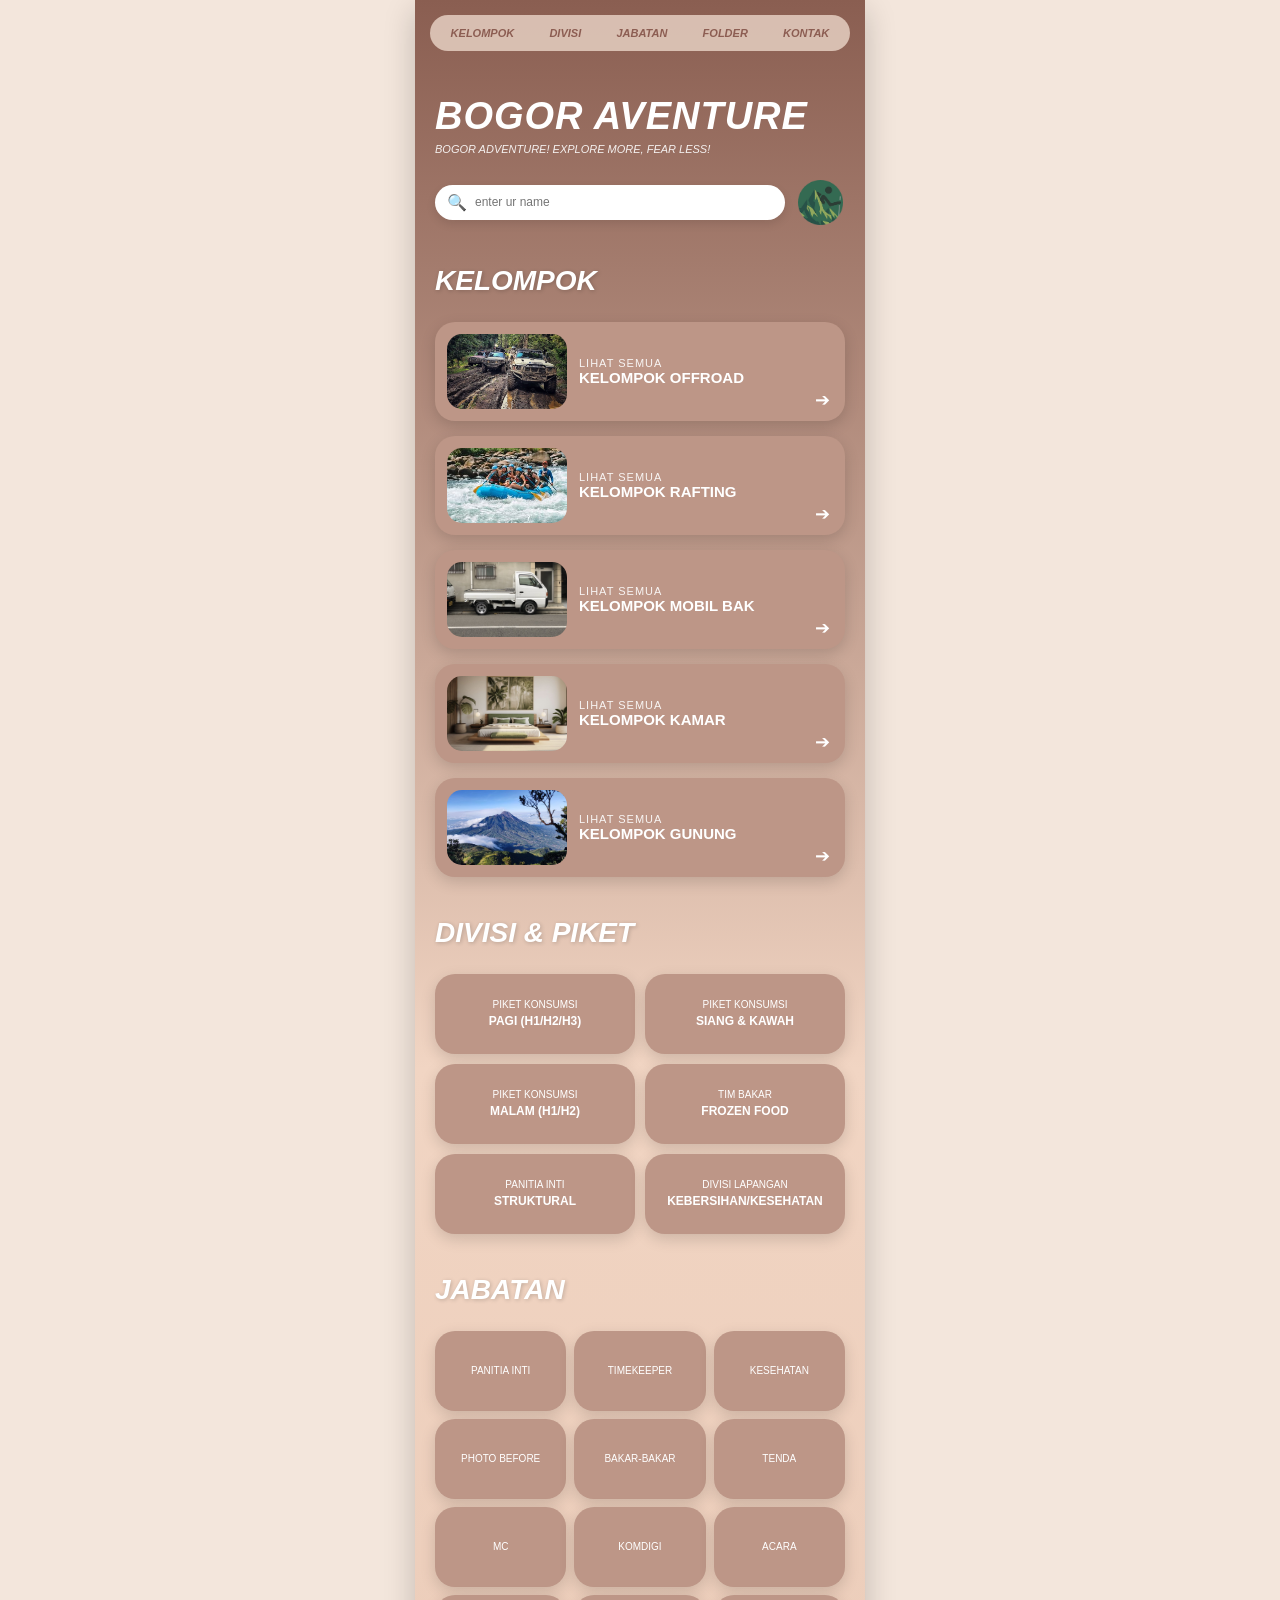
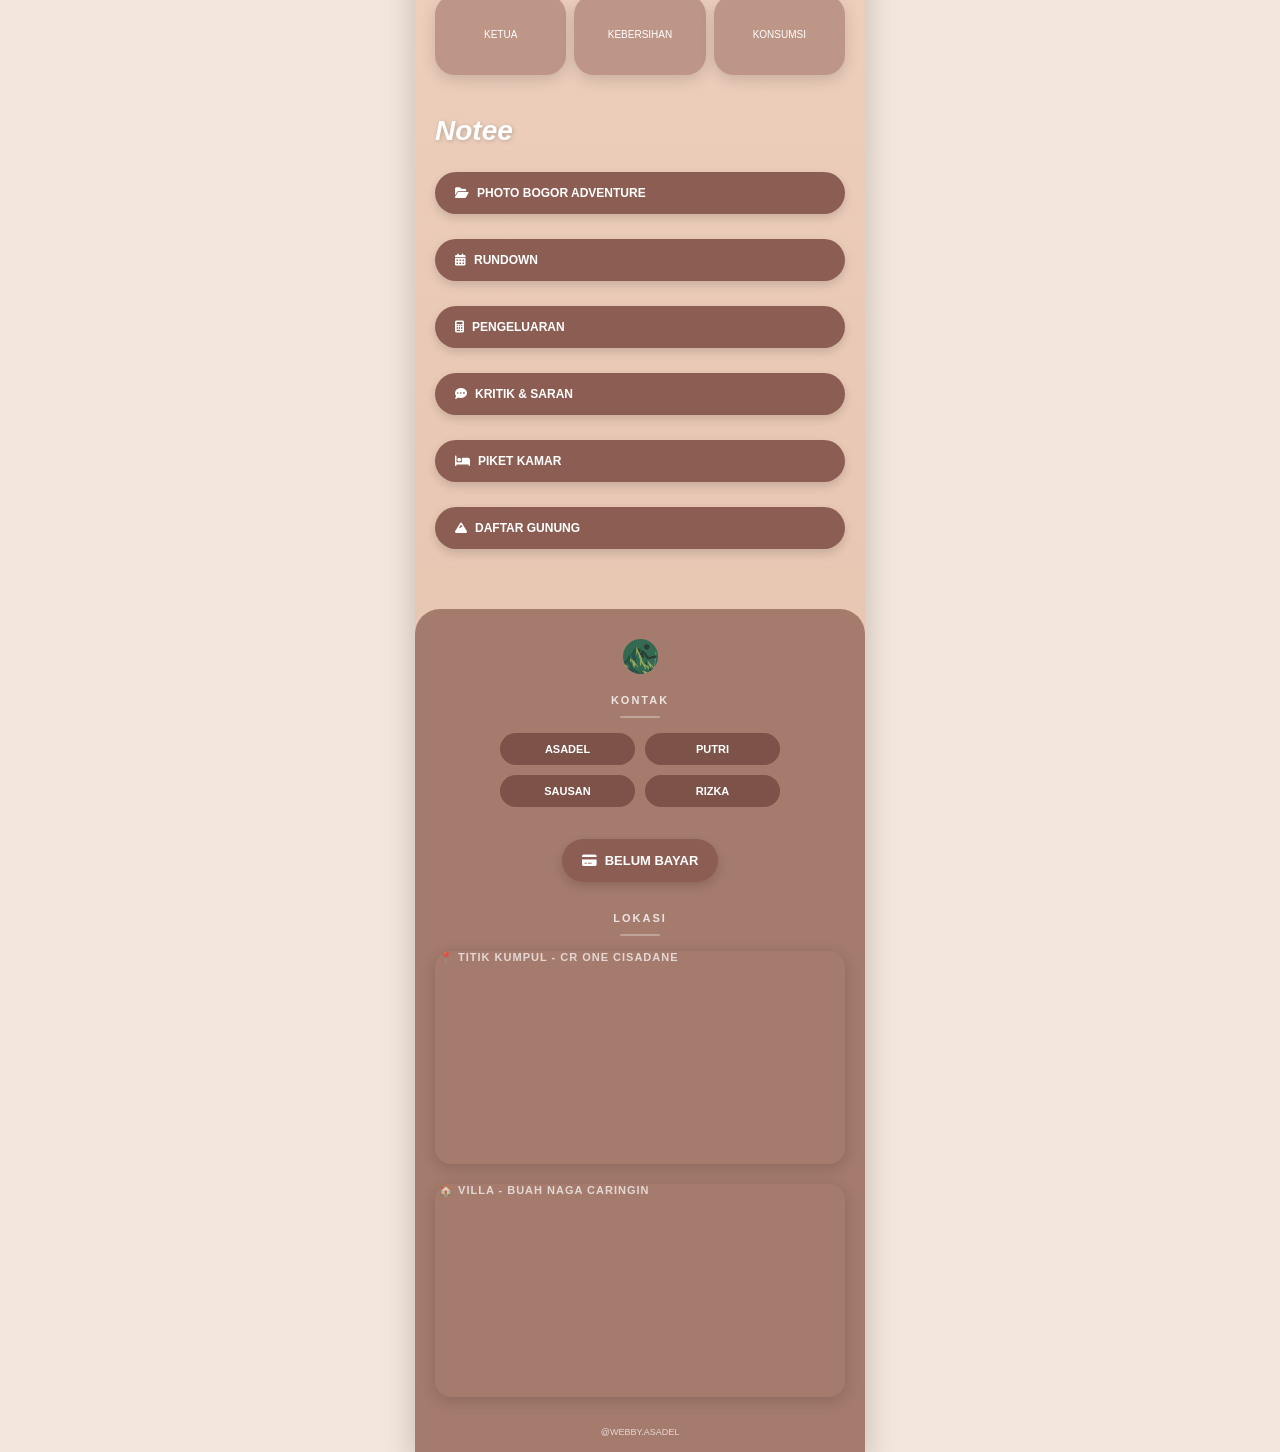
<file: index.html>
<!DOCTYPE html>
<html lang="id">
<head>
    <meta charset="UTF-8">
    <meta name="viewport" content="width=device-width, initial-scale=1.0">
    <title>Bogor Adventure</title>

    <link rel="stylesheet" href="style.css">
    <link rel="stylesheet" href="https://cdnjs.cloudflare.com/ajax/libs/font-awesome/6.5.1/css/all.min.css">

    <link rel="icon" type="image/png" href="images/logo.png">
</head>
<body>

    <div class="app-container">
        <nav class="top-nav">
            <a href="#kelompok-section">KELOMPOK</a>
            <a href="#divisi-section">DIVISI</a>
            <a href="#jabatan-section">JABATAN</a>
            <a href="#folder-section">FOLDER</a>
            <a href="#kontak-section">KONTAK</a>
        </nav>

        <header class="main-header">
            <h1 class="main-title">BOGOR AVENTURE</h1>
            <p class="subtitle">BOGOR ADVENTURE! EXPLORE MORE, FEAR LESS!</p>
            
            <div class="search-profile-row">
                <div class="search-box">
                    <span class="search-icon">🔍</span>
                    <input type="text" id="searchInput" placeholder="enter ur name">
                </div>
                <div class="logo-circle">
                    <img src="Images/logo.png" alt="Bogor Adventure">
                </div>
            </div>
        </header>

        <main class="content-wrapper">
            
            <section id="kelompok-section" class="section-container">
                <h2 class="section-title-large">KELOMPOK</h2>
                
                <div class="card-wide clickable-card" data-type="offroad">
                    <img src="Images/offroad.jpg" alt="Offroad">
                    <div class="card-text">
                        <h3>LIHAT SEMUA</h3>
                        <h2>KELOMPOK OFFROAD</h2>
                    </div>
                    <span class="arrow-btn">➔</span>
                </div>

                <div class="card-wide clickable-card" data-type="rafting">
                    <img src="Images/rafting.jpg" alt="Rafting">
                    <div class="card-text">
                        <h3>LIHAT SEMUA</h3>
                        <h2>KELOMPOK RAFTING</h2>
                    </div>
                    <span class="arrow-btn">➔</span>
                </div>

                <div class="card-wide clickable-card" data-type="mback">
                    <img src="Images/Mback.jpg" alt="Mobil Bak">
                    <div class="card-text">
                        <h3>LIHAT SEMUA</h3>
                        <h2>KELOMPOK MOBIL BAK</h2>
                    </div>
                    <span class="arrow-btn">➔</span>
                </div>

                <div class="card-wide clickable-card" data-type="kamar">
                    <img src="Images/kamar.jpg" alt="Kamar">
                    <div class="card-text">
                        <h3>LIHAT SEMUA</h3>
                        <h2>KELOMPOK KAMAR</h2>
                    </div>
                    <span class="arrow-btn">➔</span>
                </div>

                <div class="card-wide clickable-card" data-type="gunung">
                    <img src="Images/gunung.jpg" alt="Gunung">
                    <div class="card-text">
                        <h3>LIHAT SEMUA</h3>
                        <h2>KELOMPOK GUNUNG</h2>
                    </div>
                    <span class="arrow-btn">➔</span>
                </div>
            </section>

            <section id="divisi-section" class="section-container text-center">
                <h2 class="section-title-large">DIVISI & PIKET</h2>
                <div class="grid-2x3">
                    <a href="divisi.html?type=konsumsi-pagi" class="card-square" style="text-decoration:none;">PIKET KONSUMSI<br><b>PAGI (H1/H2/H3)</b></a>
                    <a href="divisi.html?type=konsumsi-siang" class="card-square" style="text-decoration:none;">PIKET KONSUMSI<br><b>SIANG & KAWAH</b></a>
                    <a href="divisi.html?type=konsumsi-malam" class="card-square" style="text-decoration:none;">PIKET KONSUMSI<br><b>MALAM (H1/H2)</b></a>
                    <a href="divisi.html?type=frozen-food" class="card-square" style="text-decoration:none;">TIM BAKAR<br><b>FROZEN FOOD</b></a>
                    <a href="divisi.html?type=panitia-inti" class="card-square" style="text-decoration:none;">PANITIA INTI<br><b>STRUKTURAL</b></a>
                    <a href="divisi.html?type=divisi-lain" class="card-square" style="text-decoration:none;">DIVISI LAPANGAN<br><b>KEBERSIHAN/KESEHATAN</b></a>
                </div>
            </section>

            <section id="jabatan-section" class="section-container text-center">
                <h2 class="section-title-large">JABATAN</h2>
                <div class="grid-jabatan">
                    <a href="jabatan.html?type=inti" class="card-square" style="text-decoration:none;">PANITIA INTI</a>
                    <a href="jabatan.html?type=timekeeper" class="card-square" style="text-decoration:none;">TIMEKEEPER</a>
                    <a href="jabatan.html?type=kesehatan" class="card-square" style="text-decoration:none;">KESEHATAN</a>
                    <a href="jabatan.html?type=photo" class="card-square" style="text-decoration:none;">PHOTO BEFORE</a>
                    <a href="jabatan.html?type=bakar" class="card-square" style="text-decoration:none;">BAKAR-BAKAR</a>
                    <a href="jabatan.html?type=tenda" class="card-square" style="text-decoration:none;">TENDA</a>
                    <a href="jabatan.html?type=mc" class="card-square" style="text-decoration:none;">MC</a>
                    <a href="jabatan.html?type=komdigi" class="card-square" style="text-decoration:none;">KOMDIGI</a>
                    <a href="jabatan.html?type=acara" class="card-square" style="text-decoration:none;">ACARA</a>
                    <a href="jabatan.html?type=ketua" class="card-square" style="text-decoration:none;">KETUA</a>
                    <a href="jabatan.html?type=kebersihan" class="card-square" style="text-decoration:none;">KEBERSIHAN</a>
                    <a href="jabatan.html?type=konsumsi" class="card-square" style="text-decoration:none;">KONSUMSI</a>
                </div>
            </section>

            <section id="folder-section" class="section-container">
                <h2 class="section-title-large">Notee</h2>
                <a href="https://drive.google.com/drive/folders/1pPTmFSzPqtbpgSoNdYkEfg1twKszm3Ts?usp=sharing" target="_blank" class="btn-pill" style="text-decoration:none;justify-content:flex-start;">
                    <i class="fas fa-folder-open"></i> PHOTO BOGOR ADVENTURE
                </a>
                <a href="jadwal.html" class="btn-pill" style="text-decoration:none;justify-content:flex-start;">
                    <i class="fas fa-calendar-alt"></i> RUNDOWN
                </a>
                <a href="pengeluaran.html" class="btn-pill" style="text-decoration:none;justify-content:flex-start;">
                    <i class="fas fa-calculator"></i> PENGELUARAN
                </a>
                <a href="https://forms.gle/nZnUotDhH6wJCSyc8" target="_blank" class="btn-pill" style="text-decoration:none;justify-content:flex-start;">
                    <i class="fas fa-comment-dots"></i> KRITIK & SARAN
                </a>
                <a href="piket-kamar.html" class="btn-pill" style="text-decoration:none;justify-content:flex-start;">
                    <i class="fas fa-bed"></i> PIKET KAMAR
                </a>
                <a href="daftar-gunung.html" class="btn-pill" style="text-decoration:none;justify-content:flex-start;">
                    <i class="fas fa-mountain"></i> DAFTAR GUNUNG
                </a>
            </section>

            <section id="kontak-section" class="footer-panel">
                <div class="logo-circle micro">
                    <img src="Images/logo.png" alt="Bogor Adventure">
                </div>

                <div class="footer-section-title">Kontak</div>
                <div class="footer-divider"></div>
                <div class="grid-2x2">
                    <a href="https://wa.me/6289684340230" target="_blank" class="btn-small-pill" style="text-decoration:none;">ASADEL</a>
                    <a href="https://wa.me/6281370563687" target="_blank" class="btn-small-pill" style="text-decoration:none;">PUTRI</a>
                    <a href="https://wa.me/6285640959396" target="_blank" class="btn-small-pill" style="text-decoration:none;">SAUSAN</a>
                    <a href="https://wa.me/6281213060590" target="_blank" class="btn-small-pill" style="text-decoration:none;">RIZKA</a>
                </div>

                <div style="margin-top:12px;">
                    <a href="#" onclick="openBayarModal();return false;" class="btn-pill" style="text-decoration:none;justify-content:center;font-size:clamp(11px,3vw,13px);">
                        <i class="fas fa-credit-card"></i> BELUM BAYAR
                    </a>
                </div>

                <div class="footer-section-title">Lokasi</div>
                <div class="footer-divider"></div>
                <div class="footer-map">
                    <div class="map-label">📍 TITIK KUMPUL - CR ONE CISADANE</div>
                    <iframe src="https://maps.google.com/maps?q=-6.7021103,106.8171822&z=15&output=embed" allowfullscreen="" loading="lazy"></iframe>
                </div>
                <div class="footer-map">
                    <div class="map-label">🏠 VILLA - BUAH NAGA CARINGIN</div>
                    <iframe src="https://maps.google.com/maps?q=Villa%20Buah%20Naga%20Caringin%20Bogor&z=15&output=embed" allowfullscreen="" loading="lazy"></iframe>
                </div>

                <p class="credits">@WEBBY.ASADEL</p>
            </section>

        </main>
    </div>

    <div id="searchModal" class="modal">
        <div class="modal-content">
            <span class="close-modal">&times;</span>
            <h2 id="modalName">Nama Anggota</h2>
            <hr>
            <div class="modal-field"><span class="field-label">Jabatan / Divisi</span><span class="field-value" id="modalDivisi">-</span></div>
            <div class="modal-field"><span class="field-label">Jadwal Piket</span><span class="field-value" id="modalTugas">-</span></div>
            <div class="modal-field"><span class="field-label">Kelompok Gunung</span><span class="field-value" id="modalGunung">-</span></div>
            <div class="modal-field"><span class="field-label">Kelompok Kamar</span><span class="field-value" id="modalKamar">-</span></div>
            <div class="modal-field"><span class="field-label">Kelompok Rafting</span><span class="field-value" id="modalRafting">-</span></div>
            <div class="modal-field"><span class="field-label">Kelompok Offroad</span><span class="field-value" id="modalOffroad">-</span></div>
            <div class="modal-field"><span class="field-label">Kelompok Mobil Bak</span><span class="field-value" id="modalMback">-</span></div>
            <a id="kelompokSayaBtn" href="#" class="btn-pill" style="display:none;text-decoration:none;justify-content:center;margin-top:12px;font-size:clamp(11px,3vw,13px);">
                <i class="fas fa-users"></i> KELOMPOK KAMU <i class="fas fa-chevron-right" style="font-size:10px;margin-left:4px;"></i>
            </a>
        </div>
    </div>

    <div id="bayarModal" class="modal">
        <div class="modal-content" style="max-width:420px;">
            <span class="close-modal" onclick="closeBayarModal()">&times;</span>
            <h2 style="font-size:clamp(14px,4.5vw,18px);color:#8c5d52;margin:0 0 12px;">BELUM BAYAR</h2>
            <hr>
            <div id="bayarPinSection">
                <div style="font-size:28px;text-align:center;margin:20px 0 8px;">🔒</div>
                <div style="text-align:center;font-size:clamp(12px,3.5vw,14px);color:#5a4b41;margin-bottom:16px;">Masukkan PIN</div>
                <div style="text-align:center;">
                    <input type="password" id="bayarPin" maxlength="6" inputmode="numeric" pattern="[0-9]*" autocomplete="off" style="width:140px;padding:10px;font-size:22px;text-align:center;letter-spacing:6px;border:2px solid #bd9687;border-radius:10px;background:#fff;outline:none;color:#8c5d52;font-weight:bold;">
                </div>
                <div id="bayarPinError" style="text-align:center;color:#d9534f;font-size:clamp(10px,3vw,12px);margin-top:8px;display:none;">PIN salah, coba lagi</div>
                <div style="text-align:center;margin-top:14px;">
                    <button onclick="checkBayarPin()" style="background:#8c5d52;color:#fff;border:none;border-radius:20px;padding:8px 28px;font-size:clamp(12px,3.5vw,14px);font-weight:bold;cursor:pointer;">BUKA</button>
                </div>
            </div>
            <div id="bayarTableSection" style="display:none;">
                <div style="overflow-x:auto;">
                    <table style="width:100%;border-collapse:collapse;font-size:clamp(9px,2.8vw,12px);">
                        <thead>
                            <tr style="background:#8c5d52;color:#fff;">
                                <th style="padding:8px 6px;text-align:left;">Nama</th>
                                <th style="padding:8px 6px;text-align:right;white-space:nowrap;">Total</th>
                                <th style="padding:8px 6px;text-align:right;white-space:nowrap;">Kurang</th>
                            </tr>
                        </thead>
                        <tbody>
                            <tr><td style="padding:6px;border-bottom:1px dashed #e1bca7;">Fatimah</td><td style="padding:6px;border-bottom:1px dashed #e1bca7;text-align:right;">Rp0</td><td style="padding:6px;border-bottom:1px dashed #e1bca7;text-align:right;color:#d9534f;font-weight:bold;">Rp1.200.000</td></tr>
                            <tr><td style="padding:6px;border-bottom:1px dashed #e1bca7;">Salsa Wahyuni</td><td style="padding:6px;border-bottom:1px dashed #e1bca7;text-align:right;">Rp200.000</td><td style="padding:6px;border-bottom:1px dashed #e1bca7;text-align:right;color:#d9534f;font-weight:bold;">Rp1.000.000</td></tr>
                            <tr><td style="padding:6px;border-bottom:1px dashed #e1bca7;">Nabila Salsabila</td><td style="padding:6px;border-bottom:1px dashed #e1bca7;text-align:right;">Rp500.000</td><td style="padding:6px;border-bottom:1px dashed #e1bca7;text-align:right;color:#d9534f;font-weight:bold;">Rp700.000</td></tr>
                            <tr><td style="padding:6px;border-bottom:1px dashed #e1bca7;">Zahra Hartadi</td><td style="padding:6px;border-bottom:1px dashed #e1bca7;text-align:right;">Rp0</td><td style="padding:6px;border-bottom:1px dashed #e1bca7;text-align:right;color:#d9534f;font-weight:bold;">Rp1.200.000</td></tr>
                            <tr><td style="padding:6px;border-bottom:1px dashed #e1bca7;">Kanya</td><td style="padding:6px;border-bottom:1px dashed #e1bca7;text-align:right;">Rp500.000</td><td style="padding:6px;border-bottom:1px dashed #e1bca7;text-align:right;color:#d9534f;font-weight:bold;">Rp700.000</td></tr>
                            <tr><td style="padding:6px;border-bottom:1px dashed #e1bca7;">Ratu Farelia Putri Yasmin</td><td style="padding:6px;border-bottom:1px dashed #e1bca7;text-align:right;">Rp0</td><td style="padding:6px;border-bottom:1px dashed #e1bca7;text-align:right;color:#d9534f;font-weight:bold;">Rp1.200.000</td></tr>
                            <tr><td style="padding:6px;border-bottom:1px dashed #e1bca7;">Putri Hafizah</td><td style="padding:6px;border-bottom:1px dashed #e1bca7;text-align:right;">Rp950.000</td><td style="padding:6px;border-bottom:1px dashed #e1bca7;text-align:right;color:#d9534f;font-weight:bold;">Rp250.000</td></tr>
                            <tr><td style="padding:6px;border-bottom:1px dashed #e1bca7;">Ayi Aisyah Somala</td><td style="padding:6px;border-bottom:1px dashed #e1bca7;text-align:right;">Rp1.130.000</td><td style="padding:6px;border-bottom:1px dashed #e1bca7;text-align:right;color:#d9534f;font-weight:bold;">Rp70.000</td></tr>
                            <tr><td style="padding:6px;border-bottom:1px dashed #e1bca7;">Selvi</td><td style="padding:6px;border-bottom:1px dashed #e1bca7;text-align:right;">Rp400.000</td><td style="padding:6px;border-bottom:1px dashed #e1bca7;text-align:right;color:#d9534f;font-weight:bold;">Rp800.000</td></tr>
                            <tr><td style="padding:6px;border-bottom:1px dashed #e1bca7;">Diaz Anmru</td><td style="padding:6px;border-bottom:1px dashed #e1bca7;text-align:right;">Rp1.150.000</td><td style="padding:6px;border-bottom:1px dashed #e1bca7;text-align:right;color:#d9534f;font-weight:bold;">Rp50.000</td></tr>
                            <tr><td style="padding:6px;border-bottom:1px dashed #e1bca7;">Salwa</td><td style="padding:6px;border-bottom:1px dashed #e1bca7;text-align:right;">Rp950.000</td><td style="padding:6px;border-bottom:1px dashed #e1bca7;text-align:right;color:#d9534f;font-weight:bold;">Rp250.000</td></tr>
                            <tr><td style="padding:6px;">Alifah Zulfa / Ipeh</td><td style="padding:6px;text-align:right;">Rp1.000.000</td><td style="padding:6px;text-align:right;color:#d9534f;font-weight:bold;">Rp200.000</td></tr>
                        </tbody>
                    </table>
                </div>
            </div>
        </div>
    </div>

    <script src="script.js"></script>
    <script>
        const bayarModal = document.getElementById('bayarModal');
        const BAYAR_PIN = "2426";

        function openBayarModal() {
            document.getElementById('bayarPinSection').style.display = 'block';
            document.getElementById('bayarTableSection').style.display = 'none';
            document.getElementById('bayarPin').value = '';
            document.getElementById('bayarPinError').style.display = 'none';
            bayarModal.style.display = 'flex';
        }

        function closeBayarModal() {
            bayarModal.style.display = 'none';
        }

        function checkBayarPin() {
            const input = document.getElementById('bayarPin').value;
            if (input === BAYAR_PIN) {
                document.getElementById('bayarPinSection').style.display = 'none';
                document.getElementById('bayarTableSection').style.display = 'block';
            } else {
                document.getElementById('bayarPinError').style.display = 'block';
            }
        }

        document.getElementById('bayarPin').addEventListener('keydown', function(e) {
            if (e.key === 'Enter') checkBayarPin();
        });

        bayarModal.addEventListener('click', function(e) {
            if (e.target === bayarModal) closeBayarModal();
        });
    </script>
</body>
</html>
</file>
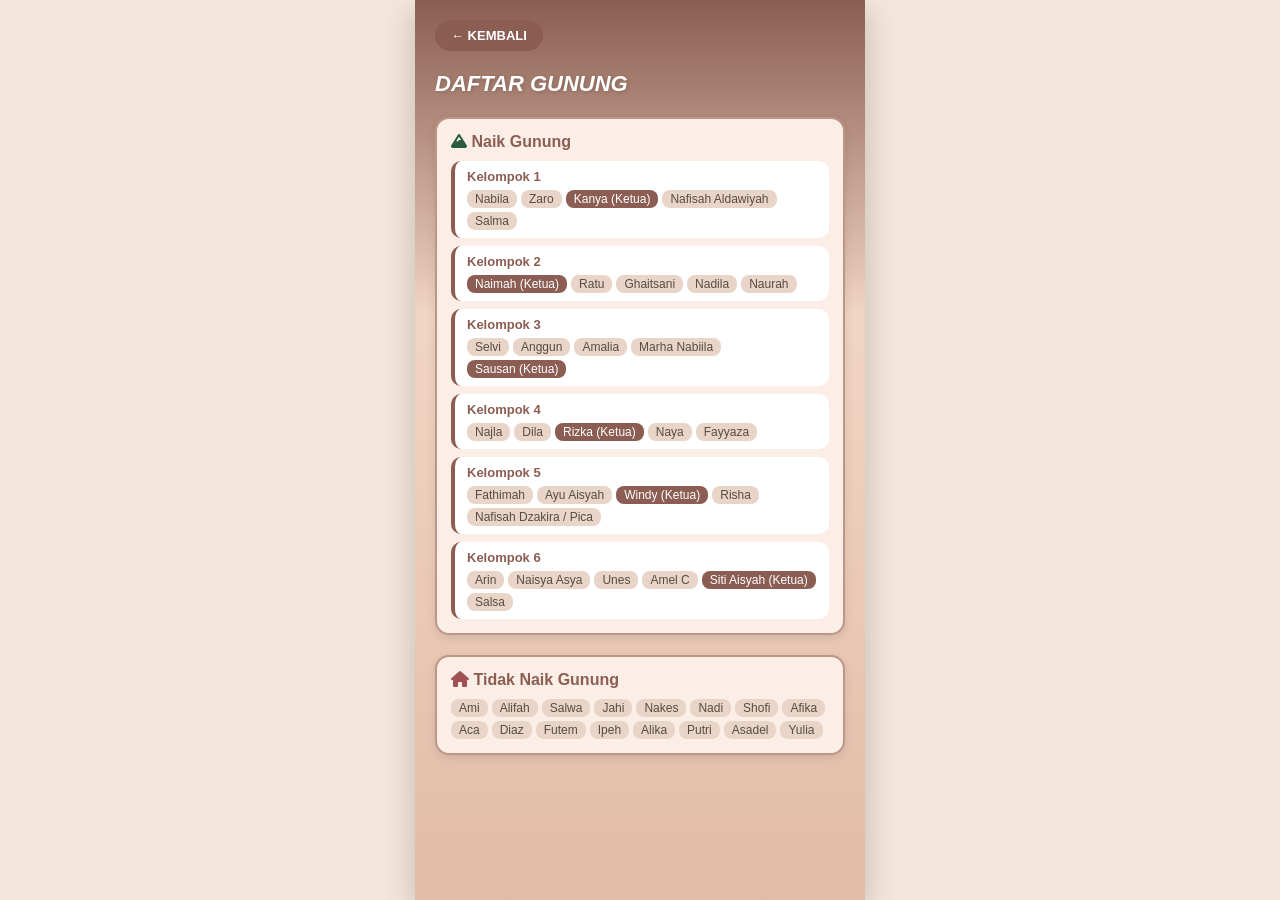
<file: daftar-gunung.html>
<!DOCTYPE html>
<html lang="id">
<head>
    <meta charset="UTF-8">
    <meta name="viewport" content="width=device-width, initial-scale=1.0">
    <title>Daftar Gunung - Bogor Adventure</title>
    <link rel="stylesheet" href="style.css">
    <link rel="stylesheet" href="https://cdnjs.cloudflare.com/ajax/libs/font-awesome/6.5.1/css/all.min.css">
    <style>
        .page-wrap { padding: 20px; display: flex; flex-direction: column; gap: 20px; }
        .page-wrap .back-link { text-decoration: none; color: #fff; font-size: clamp(11px, 3vw, 13px); font-weight: bold; background: #8c5d52; padding: 8px 16px; border-radius: 20px; align-self: flex-start; }
        .page-wrap h2 { font-size: clamp(17px, 5.5vw, 22px); font-style: italic; color: #fff; text-shadow: 1px 1px 4px rgba(0,0,0,0.2); margin: 0; word-break: break-word; }
        .card { background: #fbeee6; border-radius: 14px; padding: 14px; box-shadow: 0 3px 10px rgba(0,0,0,0.1); border: 2px solid #bd9687; }
        .card h3 { font-size: clamp(13px, 4vw, 16px); color: #8c5d52; margin-bottom: 10px; }
        .group-list { display: flex; flex-direction: column; gap: 8px; }
        .group-item { background: #fff; border-radius: 10px; padding: 8px 12px; border-left: 4px solid #8c5d52; font-size: clamp(11px, 3vw, 13px); color: #5a4b41; }
        .group-item .label { font-weight: bold; color: #8c5d52; }
        .group-item .ketua { color: #2b5c43; font-weight: bold; }
        .naik-icon { color: #2b5c43; }
        .tidak-icon { color: #a05252; }
        .split-layout { display: flex; flex-direction: column; gap: 20px; }
        .member-tags { display: flex; flex-wrap: wrap; gap: 4px; margin-top: 6px; }
        .tag { background: #e8d5c8; border-radius: 8px; padding: 2px 8px; font-size: clamp(10px, 2.8vw, 12px); color: #5a4b41; }
        .tag.ketua-tag { background: #8c5d52; color: #fff; }
    </style>
</head>
<body>
    <div class="app-container page-wrap">
        <a href="index.html" class="back-link">← KEMBALI</a>
        <h2>DAFTAR GUNUNG</h2>

        <div class="card">
            <h3><i class="fas fa-mountain naik-icon"></i> Naik Gunung</h3>
            <div class="group-list">
                <div class="group-item">
                    <span class="label">Kelompok 1</span>
                    <div class="member-tags">
                        <span class="tag">Nabila</span><span class="tag">Zaro</span><span class="tag ketua-tag">Kanya (Ketua)</span><span class="tag">Nafisah Aldawiyah</span><span class="tag">Salma</span>
                    </div>
                </div>
                <div class="group-item">
                    <span class="label">Kelompok 2</span>
                    <div class="member-tags">
                        <span class="tag ketua-tag">Naimah (Ketua)</span><span class="tag">Ratu</span><span class="tag">Ghaitsani</span><span class="tag">Nadila</span><span class="tag">Naurah</span>
                    </div>
                </div>
                <div class="group-item">
                    <span class="label">Kelompok 3</span>
                    <div class="member-tags">
                        <span class="tag">Selvi</span><span class="tag">Anggun</span><span class="tag">Amalia</span><span class="tag">Marha Nabiila</span><span class="tag ketua-tag">Sausan (Ketua)</span>
                    </div>
                </div>
                <div class="group-item">
                    <span class="label">Kelompok 4</span>
                    <div class="member-tags">
                        <span class="tag">Najla</span><span class="tag">Dila</span><span class="tag ketua-tag">Rizka (Ketua)</span><span class="tag">Naya</span><span class="tag">Fayyaza</span>
                    </div>
                </div>
                <div class="group-item">
                    <span class="label">Kelompok 5</span>
                    <div class="member-tags">
                        <span class="tag">Fathimah</span><span class="tag">Ayu Aisyah</span><span class="tag ketua-tag">Windy (Ketua)</span><span class="tag">Risha</span><span class="tag">Nafisah Dzakira / Pica</span>
                    </div>
                </div>
                <div class="group-item">
                    <span class="label">Kelompok 6</span>
                    <div class="member-tags">
                        <span class="tag">Arin</span><span class="tag">Naisya Asya</span><span class="tag">Unes</span><span class="tag">Amel C</span><span class="tag ketua-tag">Siti Aisyah (Ketua)</span><span class="tag">Salsa</span>
                    </div>
                </div>
            </div>
        </div>

        <div class="card">
            <h3><i class="fas fa-home tidak-icon"></i> Tidak Naik Gunung</h3>
            <div class="member-tags">
                <span class="tag">Ami</span><span class="tag">Alifah</span><span class="tag">Salwa</span><span class="tag">Jahi</span><span class="tag">Nakes</span><span class="tag">Nadi</span><span class="tag">Shofi</span><span class="tag">Afika</span><span class="tag">Aca</span><span class="tag">Diaz</span><span class="tag">Futem</span><span class="tag">Ipeh</span><span class="tag">Alika</span><span class="tag">Putri</span><span class="tag">Asadel</span><span class="tag">Yulia</span>
            </div>
        </div>
    </div>
</body>
</html>
</file>
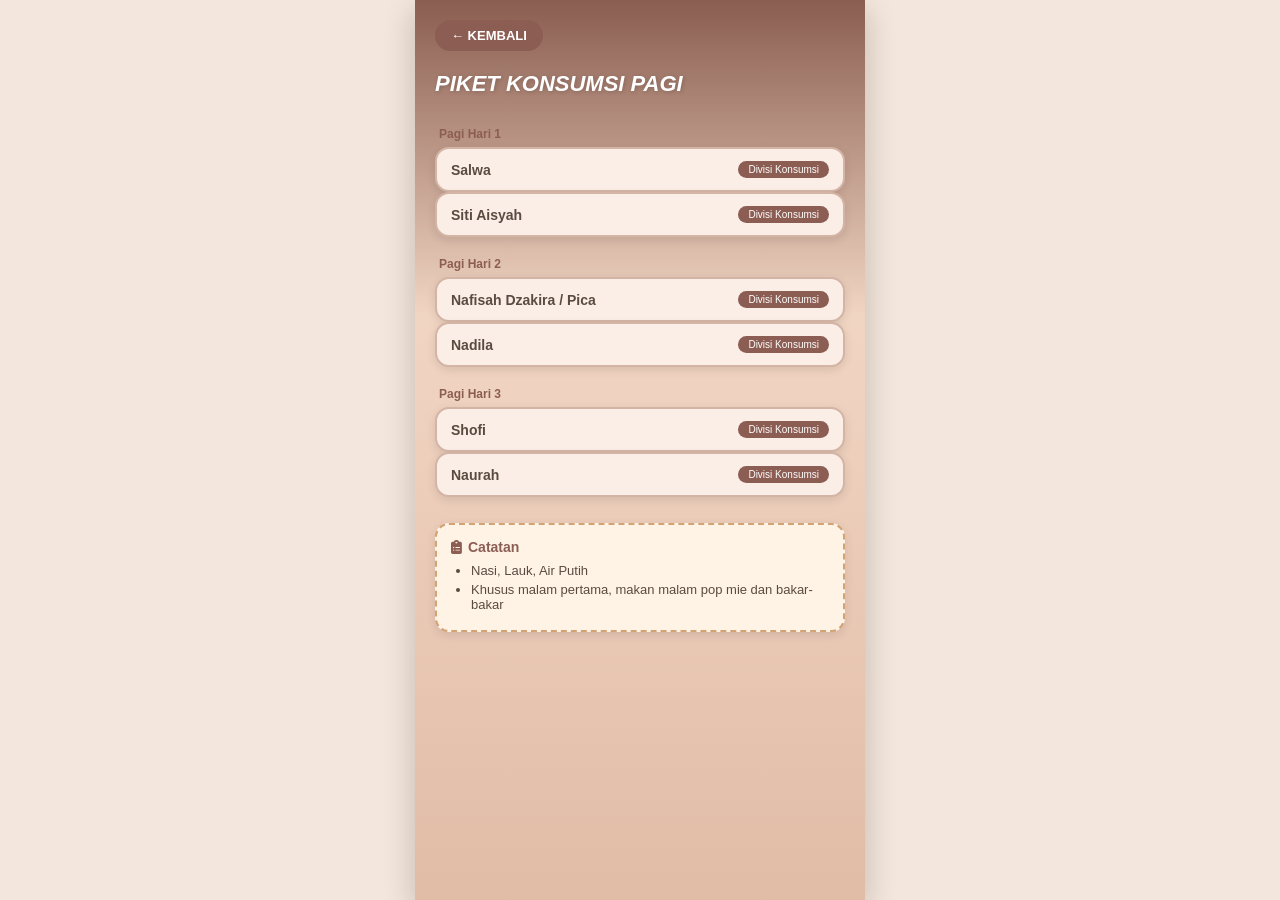
<file: divisi.html>
<!DOCTYPE html>
<html lang="id">
<head>
    <meta charset="UTF-8">
    <meta name="viewport" content="width=device-width, initial-scale=1.0">
    <title>Divisi - Bogor Adventure</title>
    <link rel="stylesheet" href="style.css">
    <link rel="stylesheet" href="https://cdnjs.cloudflare.com/ajax/libs/font-awesome/6.5.1/css/all.min.css">
    <style>
        .page-wrap { padding: 20px; display: flex; flex-direction: column; gap: 20px; }
        .page-wrap .back-link { text-decoration: none; color: #fff; font-size: clamp(11px, 3vw, 13px); font-weight: bold; background: #8c5d52; padding: 8px 16px; border-radius: 20px; align-self: flex-start; }
        .page-wrap h2 { font-size: clamp(17px, 5.5vw, 22px); font-style: italic; color: #fff; text-shadow: 1px 1px 4px rgba(0,0,0,0.2); margin: 0; word-break: break-word; }
        .member-list { display: flex; flex-direction: column; gap: 10px; }
        .member-card { background: #fbeee6; border-radius: 14px; padding: 12px 14px; box-shadow: 0 3px 10px rgba(0,0,0,0.1); border: 2px solid #bd9687; display: flex; justify-content: space-between; align-items: center; gap: 8px; }
        .member-card .name { font-size: clamp(12px, 3.5vw, 14px); font-weight: bold; color: #5a4b41; word-break: break-word; }
        .member-card .badge { background: #8c5d52; color: #fff; font-size: clamp(8px, 2.5vw, 10px); padding: 3px 10px; border-radius: 10px; flex-shrink: 0; }
        .empty-state { text-align: center; color: #fff; font-style: italic; font-size: clamp(11px, 3vw, 13px); opacity: 0.8; padding: 30px; }
        .sub-group { margin-top: 10px; }
        .sub-group .sub-title { font-size: clamp(10px, 3vw, 12px); font-weight: bold; color: #8c5d52; margin-bottom: 6px; padding-left: 4px; }
        .sub-group .member-card { border-color: #d4b5a5; }
        .catatan-card { background: #fff3e6; border-radius: 14px; padding: 14px; box-shadow: 0 3px 10px rgba(0,0,0,0.1); border: 2px dashed #d4a373; margin-top: 16px; }
        .catatan-card .catatan-title { font-size: clamp(12px, 3.5vw, 14px); font-weight: bold; color: #8c5d52; margin-bottom: 8px; display: flex; align-items: center; gap: 6px; }
        .catatan-card ul { margin: 0; padding-left: 20px; font-size: clamp(11px, 3vw, 13px); color: #5a4b41; }
        .catatan-card ul li { margin-bottom: 4px; }
    </style>
</head>
<body>
    <div class="app-container page-wrap">
        <a href="index.html" class="back-link">← KEMBALI</a>
        <h2 id="pageTitle">Divisi</h2>
        <div id="memberList" class="member-list"></div>
    </div>
    <script src="script.js"></script>
    <script>
        const type = new URLSearchParams(window.location.search).get('type') || 'konsumsi-pagi';
        const container = document.getElementById('memberList');
        const title = document.getElementById('pageTitle');

        const config = {
            'konsumsi-pagi': {
                label: 'PIKET KONSUMSI PAGI',
                sub: [
                    { label: 'Pagi Hari 1', filter: m => m.piket === 'Pagi Hari 1' },
                    { label: 'Pagi Hari 2', filter: m => m.piket === 'Pagi Hari 2' },
                    { label: 'Pagi Hari 3', filter: m => m.piket === 'Pagi Hari 3' },
                ]
            },
            'konsumsi-siang': {
                label: 'PIKET KONSUMSI SIANG',
                sub: [
                    { label: 'Siang Hari 2 (Villa)', filter: m => m.piket === 'Siang Hari 2' },
                    { label: 'Siang Hari 2 (Kawah Ratu)', filter: m => m.piket.includes('Kawah Ratu') },
                    { label: 'Siang Hari 3', filter: m => m.piket === 'Siang Hari 3' },
                ]
            },
            'konsumsi-malam': {
                label: 'PIKET KONSUMSI MALAM',
                sub: [
                    { label: 'Malam Hari 1', filter: m => m.piket === 'Malam Hari 1' },
                    { label: 'Malam Hari 2', filter: m => m.piket === 'Malam Hari 2' },
                ]
            },
            'frozen-food': {
                label: 'TIM BAKAR FROZEN FOOD',
                filter: m => m.divisi === 'Bakar Frozen Food'
            },
            'panitia-inti': {
                label: 'PANITIA INTI',
                filter: m => ['Ketua Acara', 'Wakil Acara', 'Sekertaris', 'Bendahara', 'Kendaraan'].some(r => m.divisi.includes(r))
            },
            'divisi-lain': {
                label: 'DIVISI LAPANGAN',
                sub: [
                    { label: 'Kebersihan', filter: m => m.divisi === 'Kebersihan' },
                    { label: 'Kesehatan', filter: m => m.divisi === 'Kesehatan' },
                    { label: 'Timekeeper', filter: m => m.divisi === 'Timekeeper' },
                    { label: 'MC', filter: m => m.divisi === 'MC' },
                    { label: 'Tenda', filter: m => m.divisi === 'Tenda' },
                    { label: 'Acara', filter: m => m.divisi === 'Acara' },
                ]
            }
        };

        const cfg = config[type];
        if (!cfg) { container.innerHTML = '<div class="empty-state">Halaman tidak ditemukan</div>'; }

        title.textContent = cfg.label;
        let html = '';

        if (cfg.sub) {
            cfg.sub.forEach(s => {
                const members = memberDatabase.filter(s.filter);
                if (members.length === 0) return;
                html += `<div class="sub-group"><div class="sub-title">${s.label}</div>`;
                members.forEach(m => {
                    html += `<div class="member-card"><span class="name">${m.name}</span><span class="badge">${m.divisi}</span></div>`;
                });
                html += `</div>`;
            });
        } else {
            const members = memberDatabase.filter(cfg.filter);
            if (members.length === 0) {
                html = '<div class="empty-state">Tidak ada anggota</div>';
            } else {
                members.forEach(m => {
                    html += `<div class="member-card"><span class="name">${m.name}</span><span class="badge">${m.divisi}</span></div>`;
                });
            }
        }

        if (html === '') html = '<div class="empty-state">Tidak ada anggota</div>';
        container.innerHTML = html;

        const catatan = {
            'konsumsi-pagi': ['Nasi, Lauk, Air Putih', 'Khusus malam pertama, makan malam pop mie dan bakar-bakar'],
            'konsumsi-siang': ['Nasi, Lauk, Air Putih', 'Khusus malam pertama, makan malam pop mie dan bakar-bakar'],
            'konsumsi-malam': ['Nasi, Lauk, Air Putih', 'Khusus malam pertama, makan malam pop mie dan bakar-bakar'],
            'frozen-food': ['Arang, Frozen food (bebas asal sesuai budget)', 'Bakar-bakar: Rp 20.000 × 47 orang = Rp 940.000'],
            'panitia-inti': ['Kendaraan: Siapkan motor juga untuk konsumsi']
        };

        if (catatan[type]) {
            let noteHtml = '<div class="catatan-card"><div class="catatan-title"><i class="fas fa-clipboard-list"></i> Catatan</div><ul>';
            catatan[type].forEach(s => { noteHtml += '<li>' + s + '</li>'; });
            noteHtml += '</ul></div>';
            container.innerHTML += noteHtml;
        }

        if (type === 'divisi-lain') {
            let noteHtml = '<div class="catatan-card"><div class="catatan-title"><i class="fas fa-clipboard-list"></i> Catatan</div><ul>';
            noteHtml += '<li>Kebersihan: Plastik sampah</li>';
            noteHtml += '<li>Kesehatan: Obat: Antimo, paracetamol, minyak kayu putih / freshcare, plastik muntah</li>';
            noteHtml += '<li>Tenda: Persiapkan tenda sebelum berangkat. Malam ke 2 pasang tenda</li>';
            noteHtml += '</ul></div>';
            container.innerHTML += noteHtml;
        }
    </script>
</body>
</html>
</file>
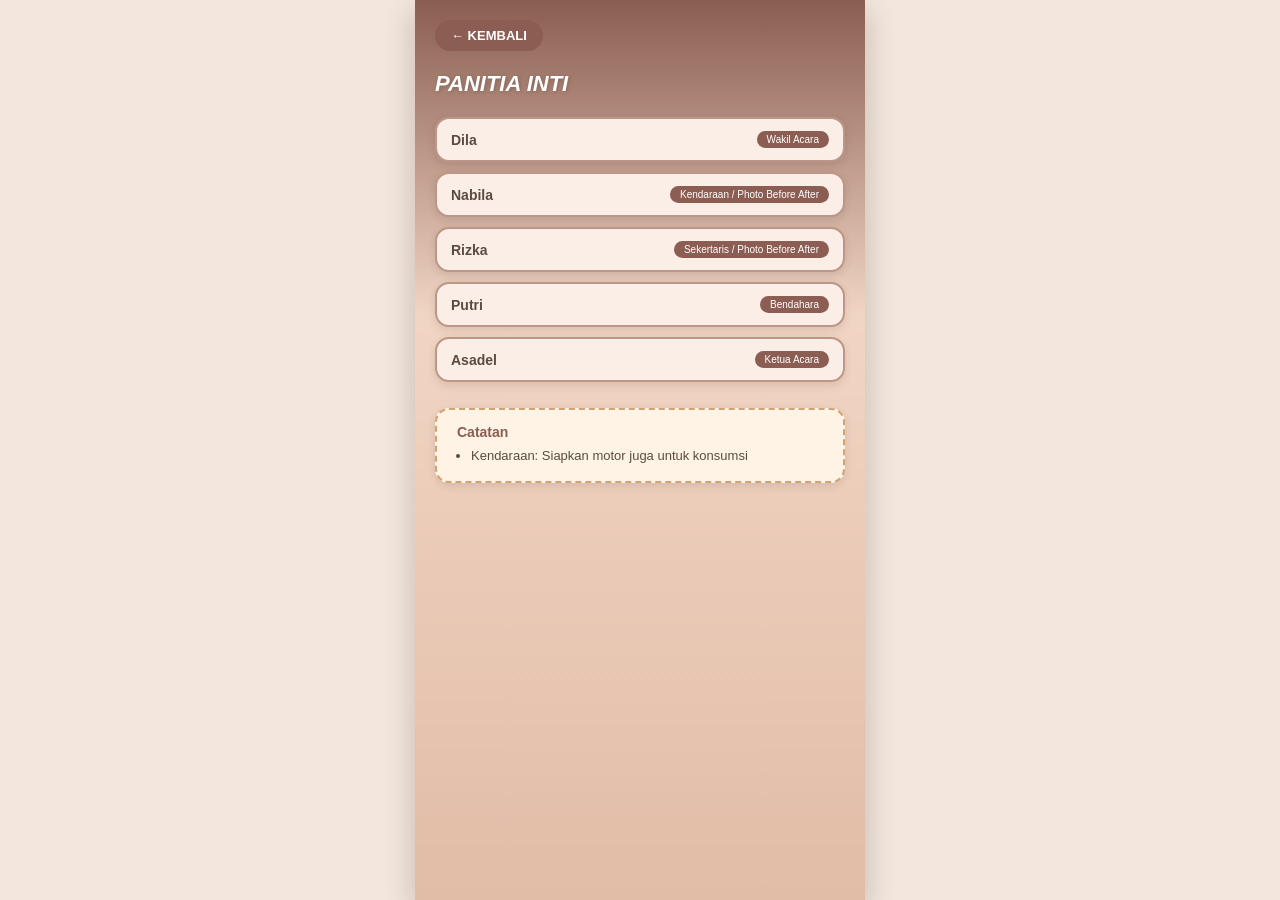
<file: jabatan.html>
<!DOCTYPE html>
<html lang="id">
<head>
    <meta charset="UTF-8">
    <meta name="viewport" content="width=device-width, initial-scale=1.0">
    <title>Jabatan - Bogor Adventure</title>
    <link rel="stylesheet" href="style.css">
    <style>
        .page-wrap { padding: 20px; display: flex; flex-direction: column; gap: 20px; }
        .page-wrap .back-link { text-decoration: none; color: #fff; font-size: clamp(11px, 3vw, 13px); font-weight: bold; background: #8c5d52; padding: 8px 16px; border-radius: 20px; align-self: flex-start; }
        .page-wrap h2 { font-size: clamp(17px, 5.5vw, 22px); font-style: italic; color: #fff; text-shadow: 1px 1px 4px rgba(0,0,0,0.2); margin: 0; word-break: break-word; }
        .member-list { display: flex; flex-direction: column; gap: 10px; }
        .member-card { background: #fbeee6; border-radius: 14px; padding: 12px 14px; box-shadow: 0 3px 10px rgba(0,0,0,0.1); border: 2px solid #bd9687; display: flex; justify-content: space-between; align-items: center; gap: 8px; }
        .member-card .name { font-size: clamp(12px, 3.5vw, 14px); font-weight: bold; color: #5a4b41; word-break: break-word; }
        .member-card .role { font-size: clamp(9px, 2.8vw, 11px); color: #8c5d52; }
        .member-card .badge { background: #8c5d52; color: #fff; font-size: clamp(8px, 2.5vw, 10px); padding: 3px 10px; border-radius: 10px; flex-shrink: 0; }
        .empty-state { text-align: center; color: #fff; font-style: italic; font-size: clamp(11px, 3vw, 13px); opacity: 0.8; padding: 30px; }
        .sub-group { margin-top: 10px; }
        .sub-group .sub-title { font-size: clamp(10px, 3vw, 12px); font-weight: bold; color: #8c5d52; margin-bottom: 6px; padding-left: 4px; }
        .sub-group .member-card { border-color: #d4b5a5; }
        .catatan-card { background: #fff3e6; border-radius: 14px; padding: 14px; box-shadow: 0 3px 10px rgba(0,0,0,0.1); border: 2px dashed #d4a373; margin-top: 16px; }
        .catatan-card .catatan-title { font-size: clamp(12px, 3.5vw, 14px); font-weight: bold; color: #8c5d52; margin-bottom: 8px; display: flex; align-items: center; gap: 6px; }
        .catatan-card ul { margin: 0; padding-left: 20px; font-size: clamp(11px, 3vw, 13px); color: #5a4b41; }
        .catatan-card ul li { margin-bottom: 4px; }
    </style>
</head>
<body>
    <div class="app-container page-wrap">
        <a href="index.html" class="back-link">← KEMBALI</a>
        <h2 id="pageTitle">Jabatan</h2>
        <div id="memberList" class="member-list"></div>
    </div>
    <script src="script.js"></script>
    <script>
        const type = new URLSearchParams(window.location.search).get('type') || 'inti';
        const container = document.getElementById('memberList');
        const title = document.getElementById('pageTitle');

        const config = {
            inti: {
                label: 'PANITIA INTI',
                filter: m => ['Ketua Acara', 'Wakil Acara', 'Sekertaris', 'Bendahara', 'Kendaraan'].some(r => m.divisi.includes(r))
            },
            timekeeper: {
                label: 'TIMEKEEPER',
                filter: m => m.divisi === 'Timekeeper'
            },
            kesehatan: {
                label: 'KESEHATAN',
                filter: m => m.divisi === 'Kesehatan'
            },
            photo: {
                label: 'PHOTO BEFORE AFTER',
                filter: m => m.divisi.includes('Photo Before After')
            },
            bakar: {
                label: 'TIM BAKAR FROZEN FOOD',
                filter: m => m.divisi === 'Bakar Frozen Food'
            },
            tenda: {
                label: 'TENDA',
                filter: m => m.divisi === 'Tenda'
            },
            mc: {
                label: 'MC',
                filter: m => m.divisi === 'MC'
            },
            komdigi: {
                label: 'KOMDIGI',
                filter: m => m.divisi === 'Komdigi' || m.divisi.includes('Komdigi')
            },
            acara: {
                label: 'ACARA',
                filter: m => m.divisi === 'Acara'
            },
            ketua: {
                label: 'KETUA KELOMPOK',
                filter: m => m.divisi === 'Ketua Kelompok' || m.divisi.includes('Ketua Kelompok')
            },
            kebersihan: {
                label: 'KEBERSIHAN',
                filter: m => m.divisi === 'Kebersihan'
            },
            konsumsi: {
                label: 'KONSUMSI',
                sub: [
                    { label: 'Pagi Hari 1', filter: m => m.piket === 'Pagi Hari 1' },
                    { label: 'Pagi Hari 2', filter: m => m.piket === 'Pagi Hari 2' },
                    { label: 'Pagi Hari 3', filter: m => m.piket === 'Pagi Hari 3' },
                    { label: 'Siang Hari 2 (Villa)', filter: m => m.piket === 'Siang Hari 2' },
                    { label: 'Siang Hari 2 (Kawah Ratu)', filter: m => m.piket.includes('Kawah Ratu') },
                    { label: 'Siang Hari 3', filter: m => m.piket === 'Siang Hari 3' },
                    { label: 'Malam Hari 1', filter: m => m.piket === 'Malam Hari 1' },
                    { label: 'Malam Hari 2', filter: m => m.piket === 'Malam Hari 2' },
                ]
            }
        };

        const cfg = config[type];
        if (!cfg) { container.innerHTML = '<div class="empty-state">Halaman tidak ditemukan</div>'; }

        title.textContent = cfg.label;
        let html = '';

        if (cfg.sub) {
            cfg.sub.forEach(s => {
                const members = memberDatabase.filter(s.filter);
                if (members.length === 0) return;
                html += `<div class="sub-group"><div class="sub-title">${s.label}</div>`;
                members.forEach(m => {
                    html += `<div class="member-card"><span class="name">${m.name}</span><span class="badge">${m.divisi}</span></div>`;
                });
                html += `</div>`;
            });
        } else {
            const members = memberDatabase.filter(cfg.filter);
            if (members.length === 0) {
                html = '<div class="empty-state">Tidak ada anggota</div>';
            } else {
                members.forEach(m => {
                    html += `<div class="member-card"><span class="name">${m.name}</span><span class="badge">${m.divisi}</span></div>`;
                });
            }
        }

        container.innerHTML = html;

        const catatan = {
            kesehatan: ['Obat: Antimo, paracetamol, minyak kayu putih / freshcare, plastik muntah'],
            konsumsi: ['Nasi, Lauk, Air Putih', 'Khusus malam pertama, makan malam pop mie dan bakar-bakar'],
            bakar: ['Arang, Frozen food (bebas asal sesuai budget)', 'Bakar-bakar: Rp 20.000 × 47 orang = Rp 940.000'],
            kebersihan: ['Plastik sampah'],
            photo: ['Awal masuk dan keluar villa foto semua ruangan'],
            tenda: ['Persiapkan tenda sebelum berangkat', 'Malam ke 2 pasang tenda'],
            inti: ['Kendaraan: Siapkan motor juga untuk konsumsi'],
            ketua: ['Kendaraan: Siapkan motor juga untuk konsumsi']
        };

        if (catatan[type]) {
            let noteHtml = '<div class="catatan-card"><div class="catatan-title"><i class="fas fa-clipboard-list"></i> Catatan</div><ul>';
            catatan[type].forEach(s => { noteHtml += '<li>' + s + '</li>'; });
            noteHtml += '</ul></div>';
            container.innerHTML += noteHtml;
        }
    </script>
</body>
</html>
</file>
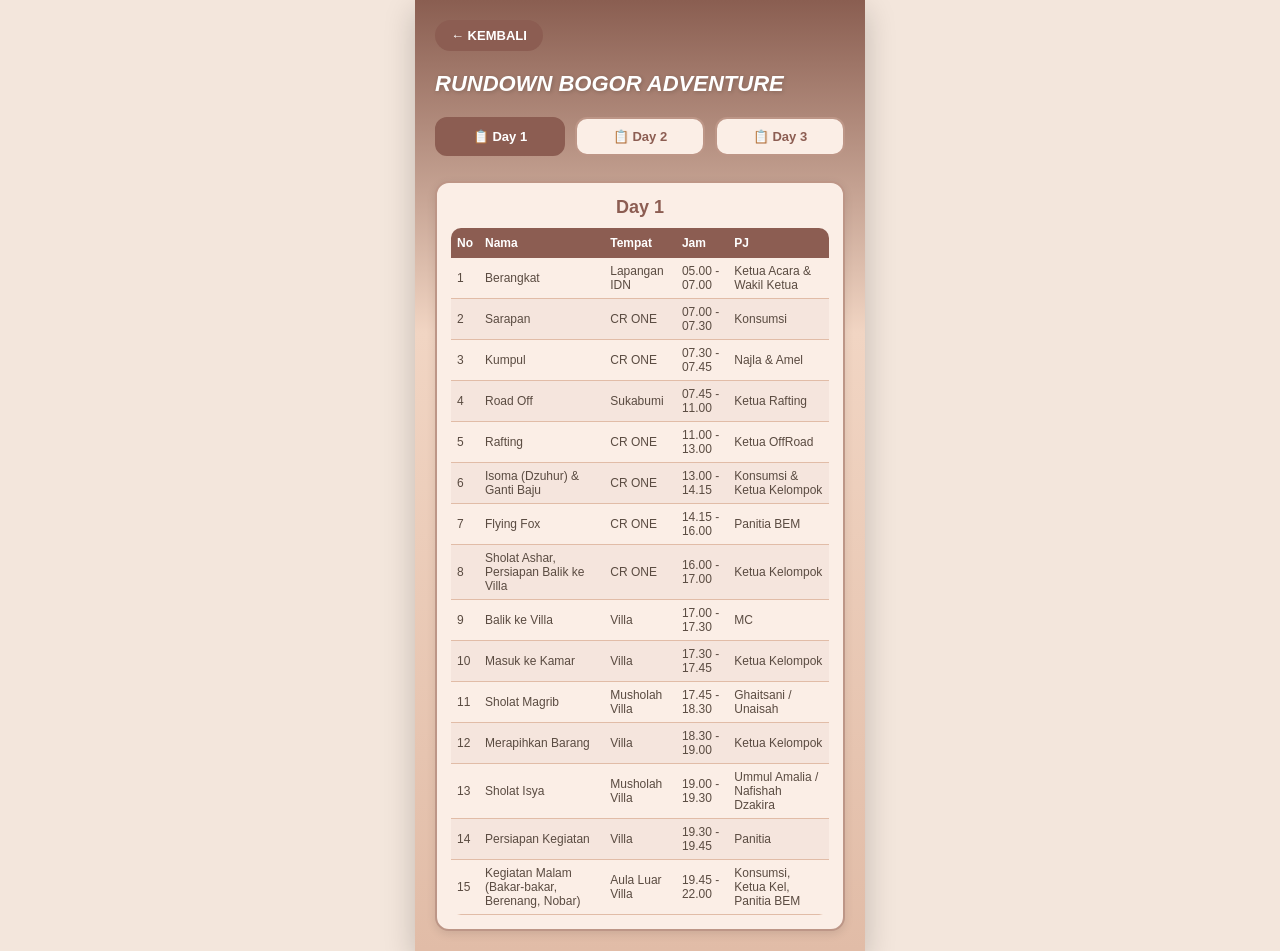
<file: jadwal.html>
<!DOCTYPE html>
<html lang="id">
<head>
    <meta charset="UTF-8">
    <meta name="viewport" content="width=device-width, initial-scale=1.0">
    <title>Jadwal - Bogor Adventure</title>
    <link rel="stylesheet" href="style.css">
    <link rel="stylesheet" href="https://cdnjs.cloudflare.com/ajax/libs/font-awesome/6.5.1/css/all.min.css">
    <style>
        .page-wrap { padding: 20px; display: flex; flex-direction: column; gap: 20px; }
        .page-wrap .back-link { text-decoration: none; color: #fff; font-size: clamp(11px, 3vw, 13px); font-weight: bold; background: #8c5d52; padding: 8px 16px; border-radius: 20px; align-self: flex-start; }
        .page-wrap h2 { font-size: clamp(17px, 5.5vw, 22px); font-style: italic; color: #fff; text-shadow: 1px 1px 4px rgba(0,0,0,0.2); margin: 0; word-break: break-word; }
        .day-card { background: #fbeee6; border-radius: 14px; padding: 14px; box-shadow: 0 3px 10px rgba(0,0,0,0.1); border: 2px solid #bd9687; }
        .day-card h3 { font-size: clamp(14px, 4.5vw, 18px); color: #8c5d52; margin-bottom: 10px; text-align: center; }
        .table-wrap { overflow-x: auto; -webkit-overflow-scrolling: touch; border-radius: 10px; }
        table { width: 100%; border-collapse: collapse; font-size: clamp(10px, 2.8vw, 12px); min-width: 500px; }
        thead { background: #8c5d52; color: #fff; }
        th { padding: 8px 6px; text-align: left; font-weight: bold; white-space: nowrap; }
        td { padding: 6px; border-bottom: 1px solid #e1bca7; color: #5a4b41; }
        tbody tr:nth-child(even) { background: rgba(189, 150, 135, 0.1); }
        .tab-bar { display: flex; gap: 10px; margin-bottom: 5px; }
        .tab-btn { flex: 1; padding: 10px; border: 2px solid #bd9687; border-radius: 12px; background: #fbeee6; color: #8c5d52; font-weight: bold; font-size: clamp(11px, 3vw, 13px); cursor: pointer; text-align: center; transition: all 0.2s; }
        .tab-btn.active { background: #8c5d52; color: #fff; border-color: #8c5d52; }
        .tab-content { display: none; }
        .tab-content.active { display: block; }
        .empty-state { text-align: center; color: #fff; font-style: italic; font-size: clamp(11px, 3vw, 13px); opacity: 0.8; padding: 30px; }
        .sub-tab-bar { display: flex; gap: 10px; margin-bottom: 10px; }
    </style>
</head>
<body>
    <div class="app-container page-wrap">
        <a href="index.html" class="back-link">← KEMBALI</a>
        <h2>RUNDOWN BOGOR ADVENTURE</h2>

        <div class="tab-bar">
            <button class="tab-btn active" onclick="switchDay('day1')">📋 Day 1</button>
            <button class="tab-btn" onclick="switchDay('day2')">📋 Day 2</button>
            <button class="tab-btn" onclick="switchDay('day3')">📋 Day 3</button>
        </div>

        <div id="day1" class="tab-content active">
            <div class="day-card">
                <h3>Day 1</h3>
                <div class="table-wrap">
                    <table>
                        <thead>
                            <tr><th>No</th><th>Nama</th><th>Tempat</th><th>Jam</th><th>PJ</th></tr>
                        </thead>
                        <tbody>
                            <tr><td>1</td><td>Berangkat</td><td>Lapangan IDN</td><td>05.00 - 07.00</td><td>Ketua Acara & Wakil Ketua</td></tr>
                            <tr><td>2</td><td>Sarapan</td><td>CR ONE</td><td>07.00 - 07.30</td><td>Konsumsi</td></tr>
                            <tr><td>3</td><td>Kumpul</td><td>CR ONE</td><td>07.30 - 07.45</td><td>Najla & Amel</td></tr>
                            <tr><td>4</td><td>Road Off</td><td>Sukabumi</td><td>07.45 - 11.00</td><td>Ketua Rafting</td></tr>
                            <tr><td>5</td><td>Rafting</td><td>CR ONE</td><td>11.00 - 13.00</td><td>Ketua OffRoad</td></tr>
                            <tr><td>6</td><td>Isoma (Dzuhur) & Ganti Baju</td><td>CR ONE</td><td>13.00 - 14.15</td><td>Konsumsi & Ketua Kelompok</td></tr>
                            <tr><td>7</td><td>Flying Fox</td><td>CR ONE</td><td>14.15 - 16.00</td><td>Panitia BEM</td></tr>
                            <tr><td>8</td><td>Sholat Ashar, Persiapan Balik ke Villa</td><td>CR ONE</td><td>16.00 - 17.00</td><td>Ketua Kelompok</td></tr>
                            <tr><td>9</td><td>Balik ke Villa</td><td>Villa</td><td>17.00 - 17.30</td><td>MC</td></tr>
                            <tr><td>10</td><td>Masuk ke Kamar</td><td>Villa</td><td>17.30 - 17.45</td><td>Ketua Kelompok</td></tr>
                            <tr><td>11</td><td>Sholat Magrib</td><td>Musholah Villa</td><td>17.45 - 18.30</td><td>Ghaitsani / Unaisah</td></tr>
                            <tr><td>12</td><td>Merapihkan Barang</td><td>Villa</td><td>18.30 - 19.00</td><td>Ketua Kelompok</td></tr>
                            <tr><td>13</td><td>Sholat Isya</td><td>Musholah Villa</td><td>19.00 - 19.30</td><td>Ummul Amalia / Nafishah Dzakira</td></tr>
                            <tr><td>14</td><td>Persiapan Kegiatan</td><td>Villa</td><td>19.30 - 19.45</td><td>Panitia</td></tr>
                            <tr><td>15</td><td>Kegiatan Malam (Bakar-bakar, Berenang, Nobar)</td><td>Aula Luar Villa</td><td>19.45 - 22.00</td><td>Konsumsi, Ketua Kel, Panitia BEM</td></tr>
                        </tbody>
                    </table>
                </div>
            </div>
        </div>

        <div id="day2" class="tab-content">
            <div class="day-card">
                <h3>Day 2</h3>
                <div class="tab-bar">
                    <button class="tab-btn active" onclick="switchDay2('kawah-ratu')">🏔️ Kawah Ratu</button>
                    <button class="tab-btn" onclick="switchDay2('villa')">🏠 Villa</button>
                </div>

                <div id="d2-kawah-ratu" class="tab-content active">
                    <div class="table-wrap">
                        <table>
                            <thead>
                                <tr><th>No</th><th>Nama</th><th>Tempat</th><th>Jam</th><th>PJ</th></tr>
                            </thead>
                            <tbody>
                                <tr><td>1</td><td>Sholat Shubuh</td><td>Musholah Villa</td><td>04.30 - 05.15</td><td>Ghaitsa / Unaisah</td></tr>
                                <tr><td>2</td><td>Persiapan Berangkat</td><td>Aula Villa</td><td>05.15 - 06.00</td><td>Ketua Team Gunung</td></tr>
                                <tr><td>3</td><td>Berangkat ke Lokasi Tracking</td><td>-</td><td>06.00 - 08.00</td><td>Team Gunung</td></tr>
                                <tr><td>4</td><td>Sarapan</td><td>Kawah Ratu</td><td>08.00 - 08.30</td><td>Konsum Gunung</td></tr>
                                <tr><td>5</td><td>Persiapan Trekking</td><td>Kawah Ratu</td><td>08.30 - 08.45</td><td>Team Gunung</td></tr>
                                <tr><td>6</td><td>Naik Pos 1</td><td>Kawah Ratu</td><td>08.45 - 09.30</td><td>Team Gunung</td></tr>
                                <tr><td>7</td><td>Pos 1</td><td>Kawah Ratu</td><td>09.30 - 09.45</td><td>Team Gunung</td></tr>
                                <tr><td>8</td><td>Naik Pos 2</td><td>Kawah Ratu</td><td>09.45 - 10.30</td><td>Team Gunung</td></tr>
                                <tr><td>9</td><td>Pos 2</td><td>Kawah Ratu</td><td>10.30 - 10.45</td><td>Team Gunung</td></tr>
                                <tr><td>10</td><td>Naik Pos 3</td><td>Kawah Ratu</td><td>10.45 - 11.30</td><td>Team Gunung</td></tr>
                                <tr><td>11</td><td>Pos 3</td><td>Kawah Ratu</td><td>11.30 - 11.45</td><td>Team Gunung</td></tr>
                                <tr><td>12</td><td>Foto - Foto</td><td>Kawah Ratu</td><td>11.45 - 12.10</td><td>Team Gunung</td></tr>
                                <tr><td>13</td><td>Istirahat Makan</td><td>Kawah Ratu</td><td>12.10 - 13.00</td><td>Konsum Gunung</td></tr>
                                <tr><td>14</td><td>Turun Pos 3</td><td>Kawah Ratu</td><td>13.00 - 13.45</td><td>Team Gunung</td></tr>
                                <tr><td>15</td><td>Pos 3</td><td>Kawah Ratu</td><td>13.45 - 14.00</td><td>Team Gunung</td></tr>
                                <tr><td>16</td><td>Turun Pos 2</td><td>Kawah Ratu</td><td>14.00 - 14.45</td><td>Team Gunung</td></tr>
                                <tr><td>17</td><td>Pos 2</td><td>Kawah Ratu</td><td>14.45 - 15.00</td><td>Team Gunung</td></tr>
                                <tr><td>18</td><td>Turun Pos 1</td><td>Kawah Ratu</td><td>15.00 - 15.45</td><td>Team Gunung</td></tr>
                                <tr><td>19</td><td>Pos 1</td><td>Kawah Ratu</td><td>15.45 - 16.00</td><td>Team Gunung</td></tr>
                                <tr><td>20</td><td>Tiba di Basecamp</td><td>Kawah Ratu</td><td>16.00 - 16.15</td><td>Team Gunung</td></tr>
                            </tbody>
                        </table>
                    </div>
                </div>

                <div id="d2-villa" class="tab-content">
                    <div class="table-wrap">
                        <table>
                            <thead>
                                <tr><th>No</th><th>Nama</th><th>Tempat</th><th>Jam</th><th>PJ</th></tr>
                            </thead>
                            <tbody>
                                <tr><td>1</td><td>Sholat Shubuh</td><td>Musholah Villa</td><td>04.30 - 05.15</td><td>Ghaitsa / Unaisah</td></tr>
                                <tr><td>2</td><td>Jalan Pagi</td><td>Villa</td><td>05.15 - 07.00</td><td>PJ Acara & MC</td></tr>
                                <tr><td>3</td><td>Mandi</td><td>Villa</td><td>07.00 - 08.00</td><td>-</td></tr>
                                <tr><td>4</td><td>Sarapan & Persiapan Game</td><td>Villa</td><td>08.00 - 08.45</td><td>Konsumsi</td></tr>
                                <tr><td>5</td><td>Game Air</td><td>Kolam Renang Villa</td><td>08.45 - 10.00</td><td>PJ Acara & MC</td></tr>
                                <tr><td>6</td><td>Bebas</td><td>Villa</td><td>10.00 - 12.00</td><td>-</td></tr>
                                <tr><td>7</td><td>Sholat Dzuhur, Makan</td><td>Musholah Villa</td><td>12.00 - 13.30</td><td>Konsumsi & Amal</td></tr>
                                <tr><td>8</td><td>Bebas</td><td>Villa</td><td>13.00 - 15.00</td><td>PJ Acara & MC</td></tr>
                                <tr><td>9</td><td>Sholat Ashar</td><td>Musholah Villa</td><td>15.15 - 15.30</td><td>Ghaitsa / Unaisah</td></tr>
                                <tr><td>10</td><td>Game</td><td>Villa</td><td>16.00 - 18.00</td><td>PJ Acara & MC</td></tr>
                                <tr><td>11</td><td>Isoma (Magrib - Isya)</td><td>Musholah Villa</td><td>18.00 - 19.15</td><td>Konsumsi & Nafishah Dzakirah</td></tr>
                                <tr><td>12</td><td>Tuker Kado</td><td>Villa</td><td>19.15 - 20.30</td><td>PJ Acara & MC</td></tr>
                                <tr><td>13</td><td>Camping</td><td>Kawah Ratu</td><td>20.30 - Selesai</td><td>PJ Acara & MC</td></tr>
                            </tbody>
                        </table>
                    </div>
                </div>
            </div>
        </div>

        <div id="day3" class="tab-content">
            <div class="day-card">
                <h3>Day 3</h3>
                <div class="table-wrap">
                    <table>
                        <thead>
                            <tr><th>No</th><th>Nama</th><th>Tempat</th><th>Jam</th><th>PJ</th></tr>
                        </thead>
                        <tbody>
                            <tr><td>1</td><td>Sholat Shubuh</td><td>Musholah Villa</td><td>04.30 - 05.00</td><td>Amal</td></tr>
                            <tr><td>2</td><td>Mandi</td><td>Villa</td><td>05.00 - 07.00</td><td>Ketua Kelompok</td></tr>
                            <tr><td>3</td><td>Makan</td><td>Villa</td><td>07.00 - 08.00</td><td>Ketua Kelompok</td></tr>
                            <tr><td>4</td><td>Bebas</td><td>Villa</td><td>08.00 - 10.00</td><td>Ketua Kelompok</td></tr>
                            <tr><td>5</td><td>Persiapan</td><td>Villa</td><td>10.00 - 11.30</td><td>Ketua Kelompok</td></tr>
                            <tr><td>6</td><td>Balik</td><td>Area Parkiran Villa</td><td>12.00 - Selesai</td><td>Ketua Acara & Wakil Ketua</td></tr>
                        </tbody>
                    </table>
                </div>
            </div>
        </div>
    </div>

    <script>
        function switchDay(day) {
            document.querySelectorAll('.tab-content').forEach(el => el.classList.remove('active'));
            document.querySelectorAll('.tab-btn').forEach(el => el.classList.remove('active'));
            document.getElementById(day).classList.add('active');
            document.querySelector('.tab-btn[onclick*="' + day + '"]').classList.add('active');
        }

        function switchDay2(tab) {
            document.querySelectorAll('#day2 .tab-content').forEach(el => el.classList.remove('active'));
            document.querySelectorAll('#day2 .tab-btn').forEach(el => el.classList.remove('active'));
            document.getElementById('d2-' + tab).classList.add('active');
            document.querySelector('#day2 .tab-btn[onclick*="' + tab + '"]').classList.add('active');
        }
    </script>
</body>
</html>
</file>
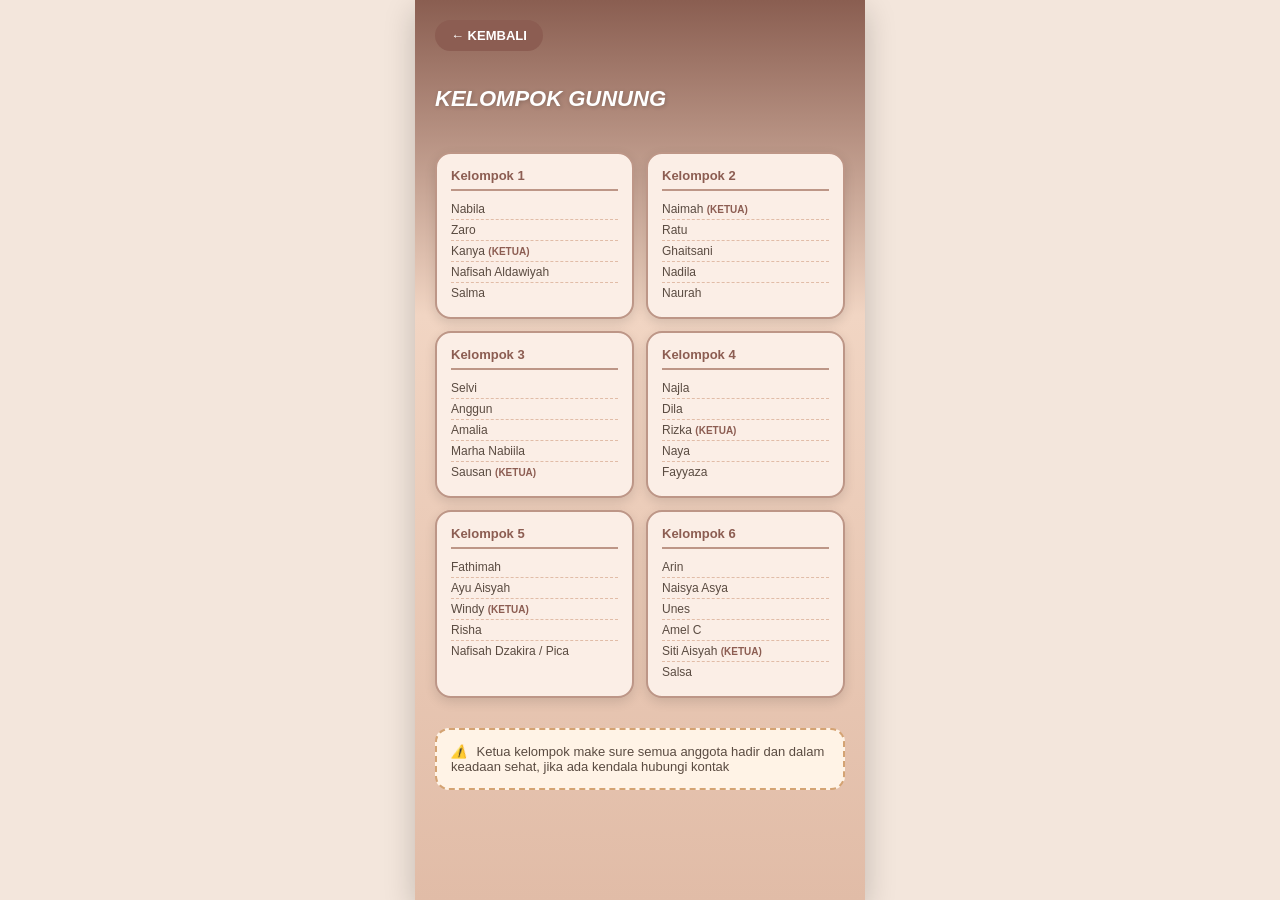
<file: kelompok-gunung.html>
<!DOCTYPE html>
<html lang="id">
<head>
    <meta charset="UTF-8">
    <meta name="viewport" content="width=device-width, initial-scale=1.0">
    <title>Kelompok Gunung - Bogor Adventure</title>
    <link rel="stylesheet" href="style.css">
    <style>
        .kelompok-page { padding: 20px; display: flex; flex-direction: column; gap: 30px; }
        .kelompok-page .back-link { text-decoration: none; color: #fff; font-size: clamp(11px, 3.5vw, 13px); font-weight: bold; background: #8c5d52; padding: 8px 16px; border-radius: 20px; align-self: flex-start; }
        .kelompok-page .kategori-title { font-size: clamp(17px, 6vw, 22px); font-style: italic; color: #fff; text-shadow: 1px 1px 4px rgba(0,0,0,0.2); margin: 5px 0 10px; word-break: break-word; }
        .card-grid { display: grid; grid-template-columns: repeat(auto-fill, minmax(160px, 1fr)); gap: 12px; }
        .group-card { background: #fbeee6; border-radius: 16px; padding: 14px; box-shadow: 0 4px 12px rgba(0,0,0,0.12); border: 2px solid #bd9687; }
        .group-card .card-header { font-weight: bold; color: #8c5d52; font-size: clamp(11px, 3.5vw, 13px); border-bottom: 2px solid #bd9687; padding-bottom: 6px; margin-bottom: 8px; }
        .group-card .member-list { list-style: none; padding: 0; margin: 0; }
        .group-card .member-list li { font-size: clamp(10px, 3vw, 12px); color: #5a4b41; padding: 3px 0; border-bottom: 1px dashed #e1bca7; }
        .group-card .member-list li:last-child { border-bottom: none; }
        .group-card .member-list li .ketua-badge { color: #8c5d52; font-weight: bold; font-size: clamp(8px, 2.5vw, 10px); }
        .group-card .empty-state { font-size: clamp(9px, 2.8vw, 11px); color: #999; font-style: italic; }
        .note-ketua { background: #fff3e6; border-radius: 14px; padding: 14px; border: 2px dashed #d4a373; font-size: clamp(11px, 3vw, 13px); color: #5a4b41; }
        .note-ketua i { color: #8c5d52; margin-right: 6px; }
    </style>
</head>
<body>
    <div class="app-container kelompok-page">
        <a href="index.html" class="back-link">← KEMBALI</a>
        <h2 class="kategori-title">KELOMPOK GUNUNG</h2>
        <div class="card-grid" id="cardGrid"></div>
        <div class="note-ketua"><i>⚠️</i> Ketua kelompok make sure semua anggota hadir dan dalam keadaan sehat, jika ada kendala hubungi kontak</div>
    </div>
    <script src="script.js"></script>
    <script>
        const grid = document.getElementById('cardGrid');
        let html = '';
        for (let i = 1; i <= 6; i++) {
            const label = `Kelompok ${i}`;
            const members = memberDatabase.filter(m => m.gunung.includes(label));
            html += `<div class="group-card"><div class="card-header">${label}</div><ul class="member-list">`;
            if (members.length === 0) { html += `<li class="empty-state">Tidak ada anggota</li>`; }
            else { members.forEach(m => { const isKetua = m.gunung.includes('Ketua'); html += `<li>${m.name}${isKetua ? ' <span class="ketua-badge">(KETUA)</span>' : ''}</li>`; }); }
            html += `</ul></div>`;
        }
        grid.innerHTML = html;
    </script>
</body>
</html>
</file>
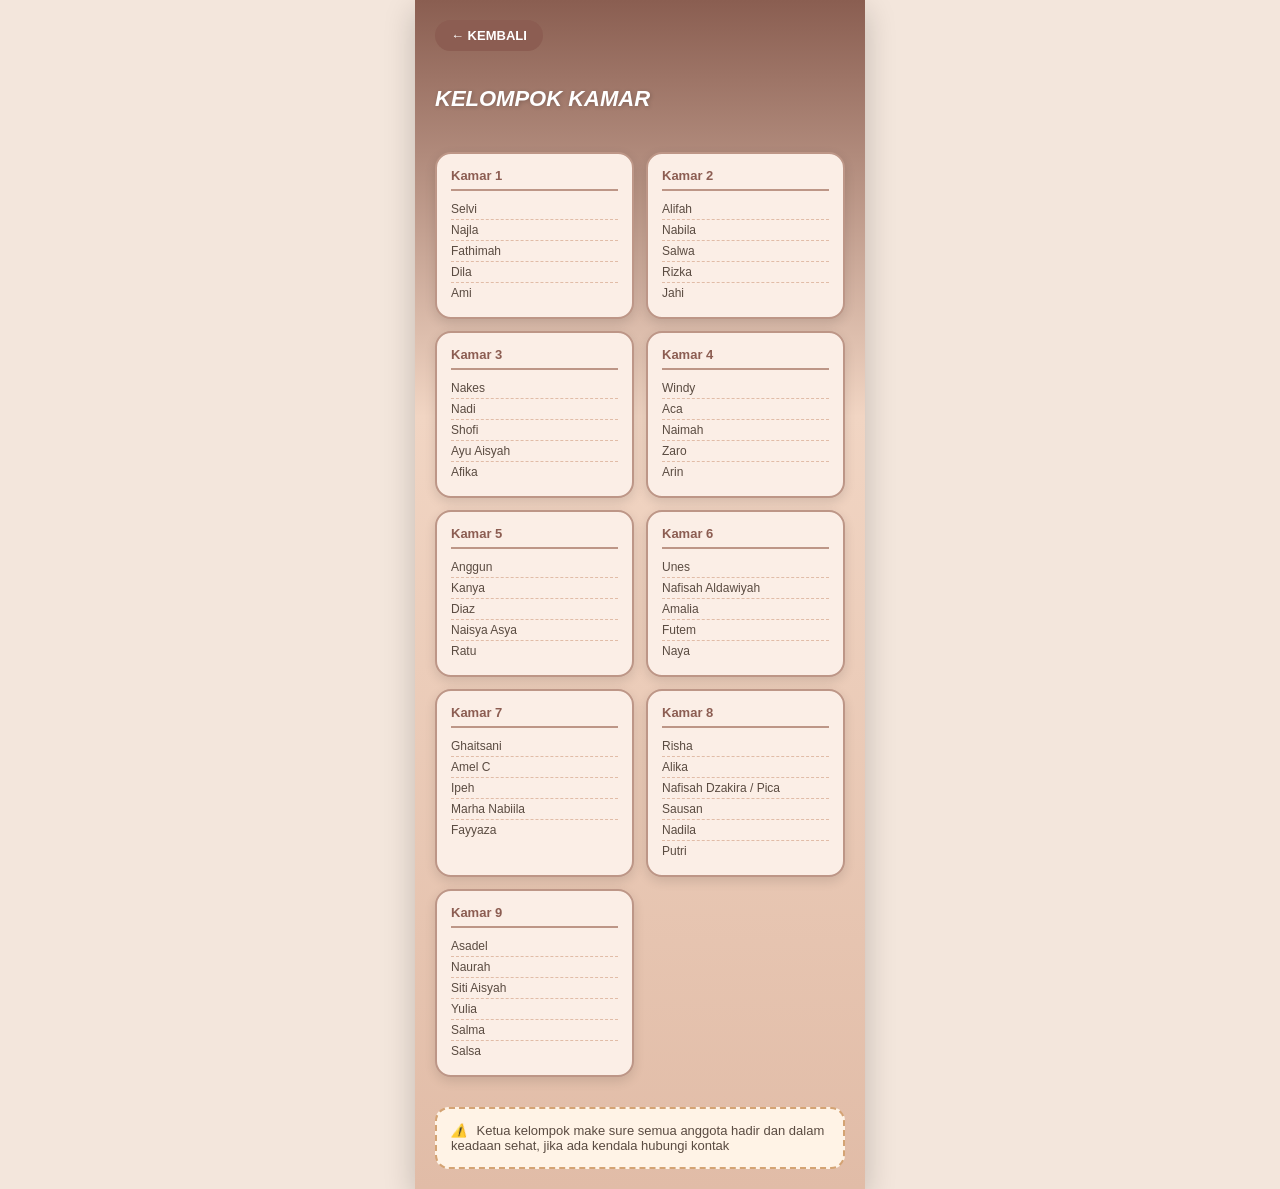
<file: kelompok-kamar.html>
<!DOCTYPE html>
<html lang="id">
<head>
    <meta charset="UTF-8">
    <meta name="viewport" content="width=device-width, initial-scale=1.0">
    <title>Kelompok Kamar - Bogor Adventure</title>
    <link rel="stylesheet" href="style.css">
    <style>
        .kelompok-page { padding: 20px; display: flex; flex-direction: column; gap: 30px; }
        .kelompok-page .back-link { text-decoration: none; color: #fff; font-size: clamp(11px, 3.5vw, 13px); font-weight: bold; background: #8c5d52; padding: 8px 16px; border-radius: 20px; align-self: flex-start; }
        .kelompok-page .kategori-title { font-size: clamp(17px, 6vw, 22px); font-style: italic; color: #fff; text-shadow: 1px 1px 4px rgba(0,0,0,0.2); margin: 5px 0 10px; word-break: break-word; }
        .card-grid { display: grid; grid-template-columns: repeat(auto-fill, minmax(160px, 1fr)); gap: 12px; }
        .group-card { background: #fbeee6; border-radius: 16px; padding: 14px; box-shadow: 0 4px 12px rgba(0,0,0,0.12); border: 2px solid #bd9687; }
        .group-card .card-header { font-weight: bold; color: #8c5d52; font-size: clamp(11px, 3.5vw, 13px); border-bottom: 2px solid #bd9687; padding-bottom: 6px; margin-bottom: 8px; }
        .group-card .member-list { list-style: none; padding: 0; margin: 0; }
        .group-card .member-list li { font-size: clamp(10px, 3vw, 12px); color: #5a4b41; padding: 3px 0; border-bottom: 1px dashed #e1bca7; }
        .group-card .member-list li:last-child { border-bottom: none; }
        .group-card .empty-state { font-size: clamp(9px, 2.8vw, 11px); color: #999; font-style: italic; }
        .note-ketua { background: #fff3e6; border-radius: 14px; padding: 14px; border: 2px dashed #d4a373; font-size: clamp(11px, 3vw, 13px); color: #5a4b41; }
        .note-ketua i { color: #8c5d52; margin-right: 6px; }
    </style>
</head>
<body>
    <div class="app-container kelompok-page">
        <a href="index.html" class="back-link">← KEMBALI</a>
        <h2 class="kategori-title">KELOMPOK KAMAR</h2>
        <div class="card-grid" id="cardGrid"></div>
        <div class="note-ketua"><i>⚠️</i> Ketua kelompok make sure semua anggota hadir dan dalam keadaan sehat, jika ada kendala hubungi kontak</div>
    </div>
    <script src="script.js"></script>
    <script>
        const grid = document.getElementById('cardGrid');
        let html = '';
        for (let i = 1; i <= 9; i++) {
            const label = `Kamar ${i}`;
            const members = memberDatabase.filter(m => m.kamar === label);
            html += `<div class="group-card"><div class="card-header">${label}</div><ul class="member-list">`;
            if (members.length === 0) { html += `<li class="empty-state">Tidak ada anggota</li>`; }
            else { members.forEach(m => { html += `<li>${m.name}</li>`; }); }
            html += `</ul></div>`;
        }
        grid.innerHTML = html;
    </script>
</body>
</html>
</file>
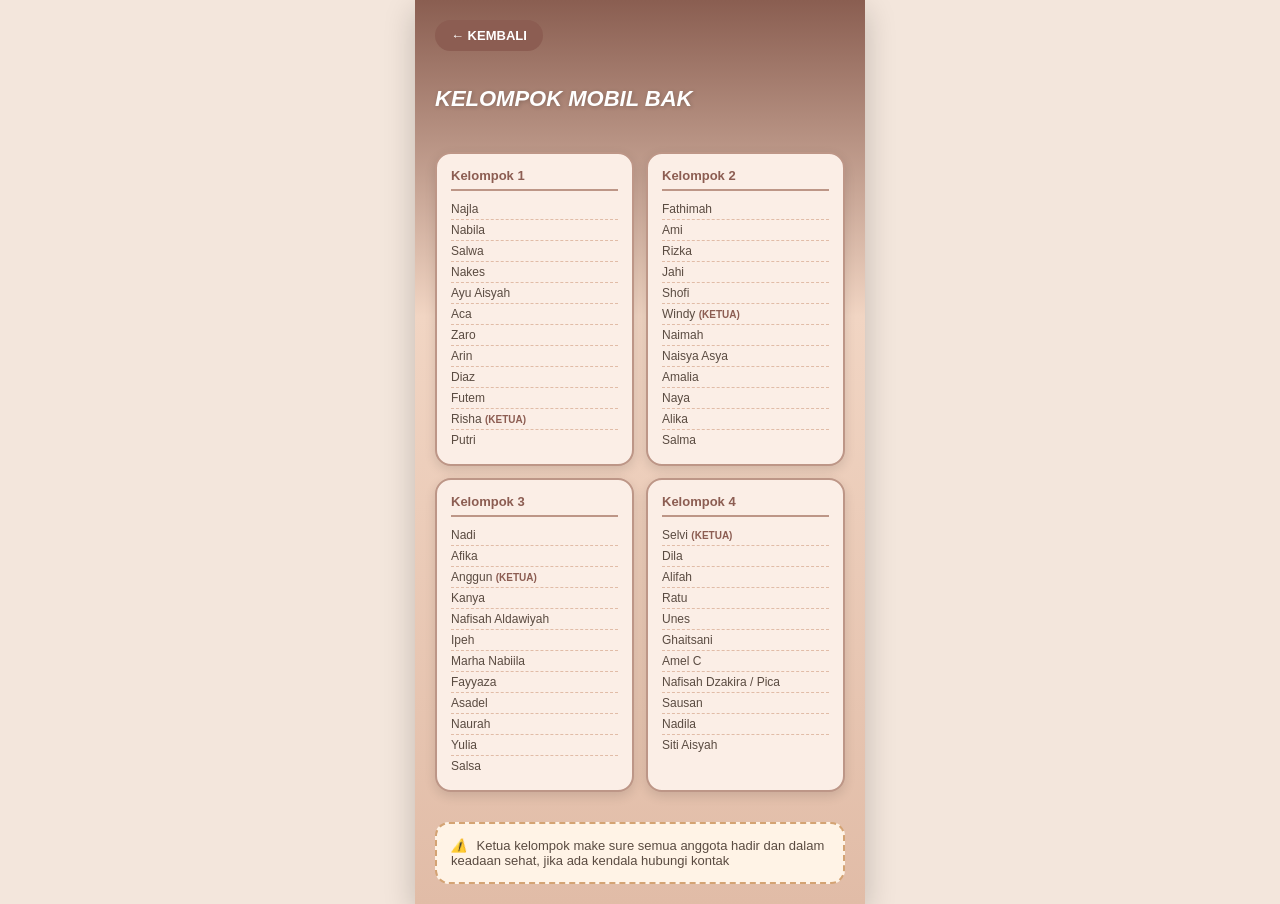
<file: kelompok-mback.html>
<!DOCTYPE html>
<html lang="id">
<head>
    <meta charset="UTF-8">
    <meta name="viewport" content="width=device-width, initial-scale=1.0">
    <title>Kelompok Mobil Bak - Bogor Adventure</title>
    <link rel="stylesheet" href="style.css">
    <style>
        .kelompok-page { padding: 20px; display: flex; flex-direction: column; gap: 30px; }
        .kelompok-page .back-link { text-decoration: none; color: #fff; font-size: clamp(11px, 3.5vw, 13px); font-weight: bold; background: #8c5d52; padding: 8px 16px; border-radius: 20px; align-self: flex-start; }
        .kelompok-page .kategori-title { font-size: clamp(17px, 6vw, 22px); font-style: italic; color: #fff; text-shadow: 1px 1px 4px rgba(0,0,0,0.2); margin: 5px 0 10px; word-break: break-word; }
        .card-grid { display: grid; grid-template-columns: repeat(auto-fill, minmax(160px, 1fr)); gap: 12px; }
        .group-card { background: #fbeee6; border-radius: 16px; padding: 14px; box-shadow: 0 4px 12px rgba(0,0,0,0.12); border: 2px solid #bd9687; }
        .group-card .card-header { font-weight: bold; color: #8c5d52; font-size: clamp(11px, 3.5vw, 13px); border-bottom: 2px solid #bd9687; padding-bottom: 6px; margin-bottom: 8px; }
        .group-card .member-list { list-style: none; padding: 0; margin: 0; }
        .group-card .member-list li { font-size: clamp(10px, 3vw, 12px); color: #5a4b41; padding: 3px 0; border-bottom: 1px dashed #e1bca7; }
        .group-card .member-list li:last-child { border-bottom: none; }
        .group-card .member-list li .ketua-badge { color: #8c5d52; font-weight: bold; font-size: clamp(8px, 2.5vw, 10px); }
        .group-card .empty-state { font-size: clamp(9px, 2.8vw, 11px); color: #999; font-style: italic; }
        .note-ketua { background: #fff3e6; border-radius: 14px; padding: 14px; border: 2px dashed #d4a373; font-size: clamp(11px, 3vw, 13px); color: #5a4b41; }
        .note-ketua i { color: #8c5d52; margin-right: 6px; }
    </style>
</head>
<body>
    <div class="app-container kelompok-page">
        <a href="index.html" class="back-link">← KEMBALI</a>
        <h2 class="kategori-title">KELOMPOK MOBIL BAK</h2>
        <div class="card-grid" id="cardGrid"></div>
        <div class="note-ketua"><i>⚠️</i> Ketua kelompok make sure semua anggota hadir dan dalam keadaan sehat, jika ada kendala hubungi kontak</div>
    </div>
    <script src="script.js"></script>
    <script>
        const grid = document.getElementById('cardGrid');
        let html = '';
        for (let i = 1; i <= 4; i++) {
            const label = `Kelompok ${i}`;
            const members = memberDatabase.filter(m => m.mback.includes(label));
            html += `<div class="group-card"><div class="card-header">${label}</div><ul class="member-list">`;
            if (members.length === 0) { html += `<li class="empty-state">Tidak ada anggota</li>`; }
            else { members.forEach(m => { const isKetua = m.mback.includes('Ketua'); html += `<li>${m.name}${isKetua ? ' <span class="ketua-badge">(KETUA)</span>' : ''}</li>`; }); }
            html += `</ul></div>`;
        }
        grid.innerHTML = html;
    </script>
</body>
</html>
</file>
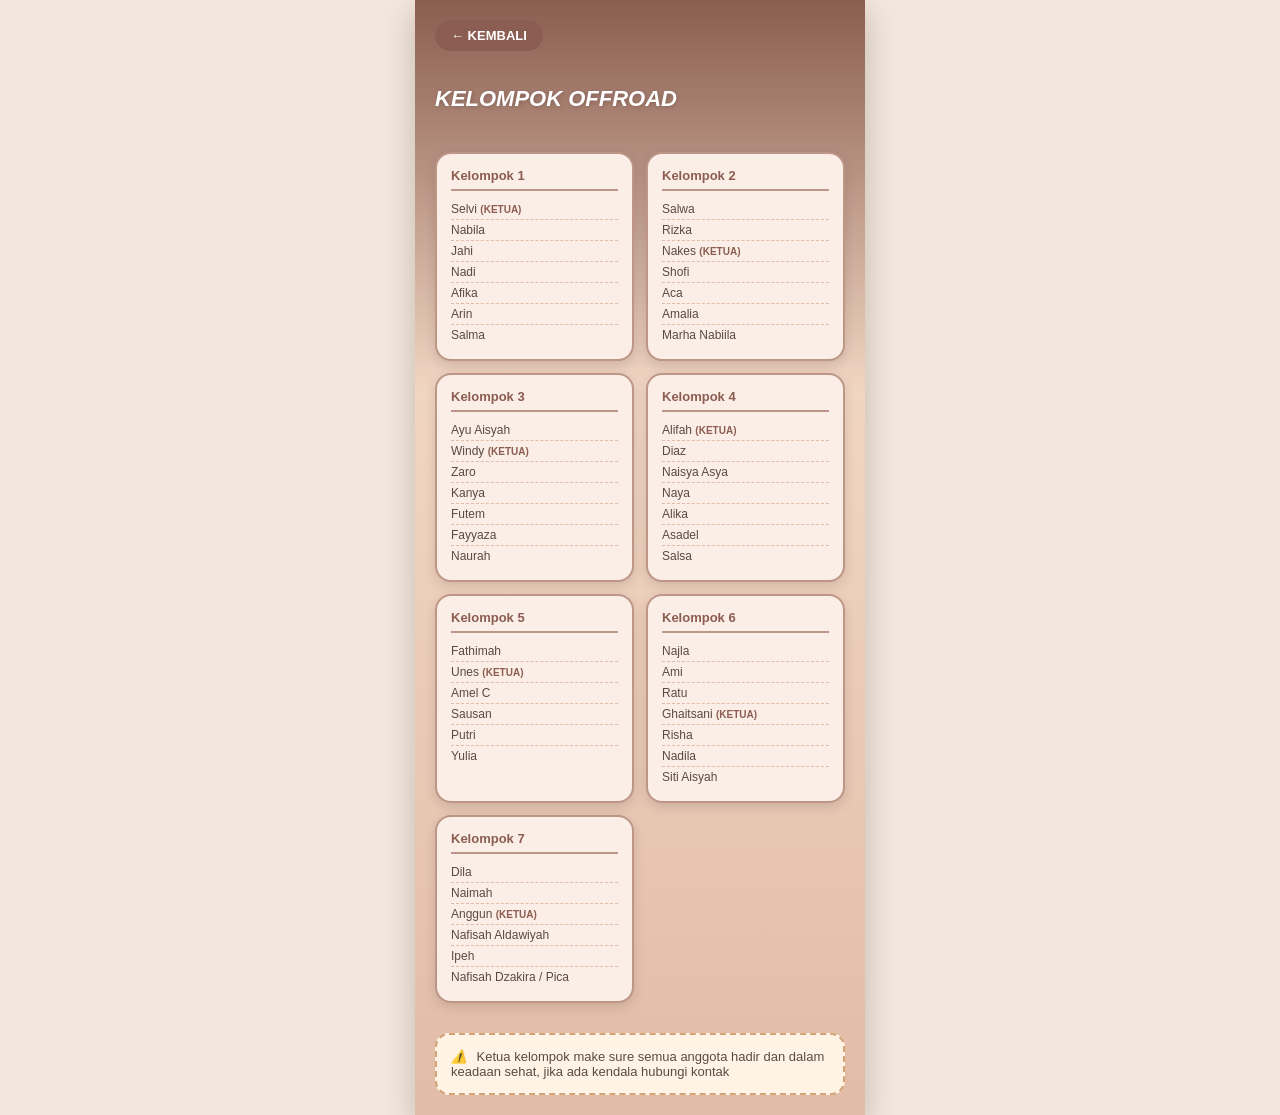
<file: kelompok-offroad.html>
<!DOCTYPE html>
<html lang="id">
<head>
    <meta charset="UTF-8">
    <meta name="viewport" content="width=device-width, initial-scale=1.0">
    <title>Kelompok Offroad - Bogor Adventure</title>
    <link rel="stylesheet" href="style.css">
    <style>
        .kelompok-page { padding: 20px; display: flex; flex-direction: column; gap: 30px; }
        .kelompok-page .back-link { text-decoration: none; color: #fff; font-size: clamp(11px, 3.5vw, 13px); font-weight: bold; background: #8c5d52; padding: 8px 16px; border-radius: 20px; align-self: flex-start; }
        .kelompok-page .kategori-title { font-size: clamp(17px, 6vw, 22px); font-style: italic; color: #fff; text-shadow: 1px 1px 4px rgba(0,0,0,0.2); margin: 5px 0 10px; word-break: break-word; }
        .card-grid { display: grid; grid-template-columns: repeat(auto-fill, minmax(160px, 1fr)); gap: 12px; }
        .group-card { background: #fbeee6; border-radius: 16px; padding: 14px; box-shadow: 0 4px 12px rgba(0,0,0,0.12); border: 2px solid #bd9687; }
        .group-card .card-header { font-weight: bold; color: #8c5d52; font-size: clamp(11px, 3.5vw, 13px); border-bottom: 2px solid #bd9687; padding-bottom: 6px; margin-bottom: 8px; }
        .group-card .member-list { list-style: none; padding: 0; margin: 0; }
        .group-card .member-list li { font-size: clamp(10px, 3vw, 12px); color: #5a4b41; padding: 3px 0; border-bottom: 1px dashed #e1bca7; }
        .group-card .member-list li:last-child { border-bottom: none; }
        .group-card .member-list li .ketua-badge { color: #8c5d52; font-weight: bold; font-size: clamp(8px, 2.5vw, 10px); }
        .group-card .empty-state { font-size: clamp(9px, 2.8vw, 11px); color: #999; font-style: italic; }
        .note-ketua { background: #fff3e6; border-radius: 14px; padding: 14px; border: 2px dashed #d4a373; font-size: clamp(11px, 3vw, 13px); color: #5a4b41; }
        .note-ketua i { color: #8c5d52; margin-right: 6px; }
    </style>
</head>
<body>
    <div class="app-container kelompok-page">
        <a href="index.html" class="back-link">← KEMBALI</a>
        <h2 class="kategori-title">KELOMPOK OFFROAD</h2>
        <div class="card-grid" id="cardGrid"></div>
        <div class="note-ketua"><i>⚠️</i> Ketua kelompok make sure semua anggota hadir dan dalam keadaan sehat, jika ada kendala hubungi kontak</div>
    </div>
    <script src="script.js"></script>
    <script>
        const grid = document.getElementById('cardGrid');
        let html = '';
        for (let i = 1; i <= 7; i++) {
            const label = `Kelompok ${i}`;
            const members = memberDatabase.filter(m => m.offroad.includes(label));
            html += `<div class="group-card"><div class="card-header">${label}</div><ul class="member-list">`;
            if (members.length === 0) { html += `<li class="empty-state">Tidak ada anggota</li>`; }
            else { members.forEach(m => { const isKetua = m.offroad.includes('Ketua'); html += `<li>${m.name}${isKetua ? ' <span class="ketua-badge">(KETUA)</span>' : ''}</li>`; }); }
            html += `</ul></div>`;
        }
        grid.innerHTML = html;
    </script>
</body>
</html>
</file>
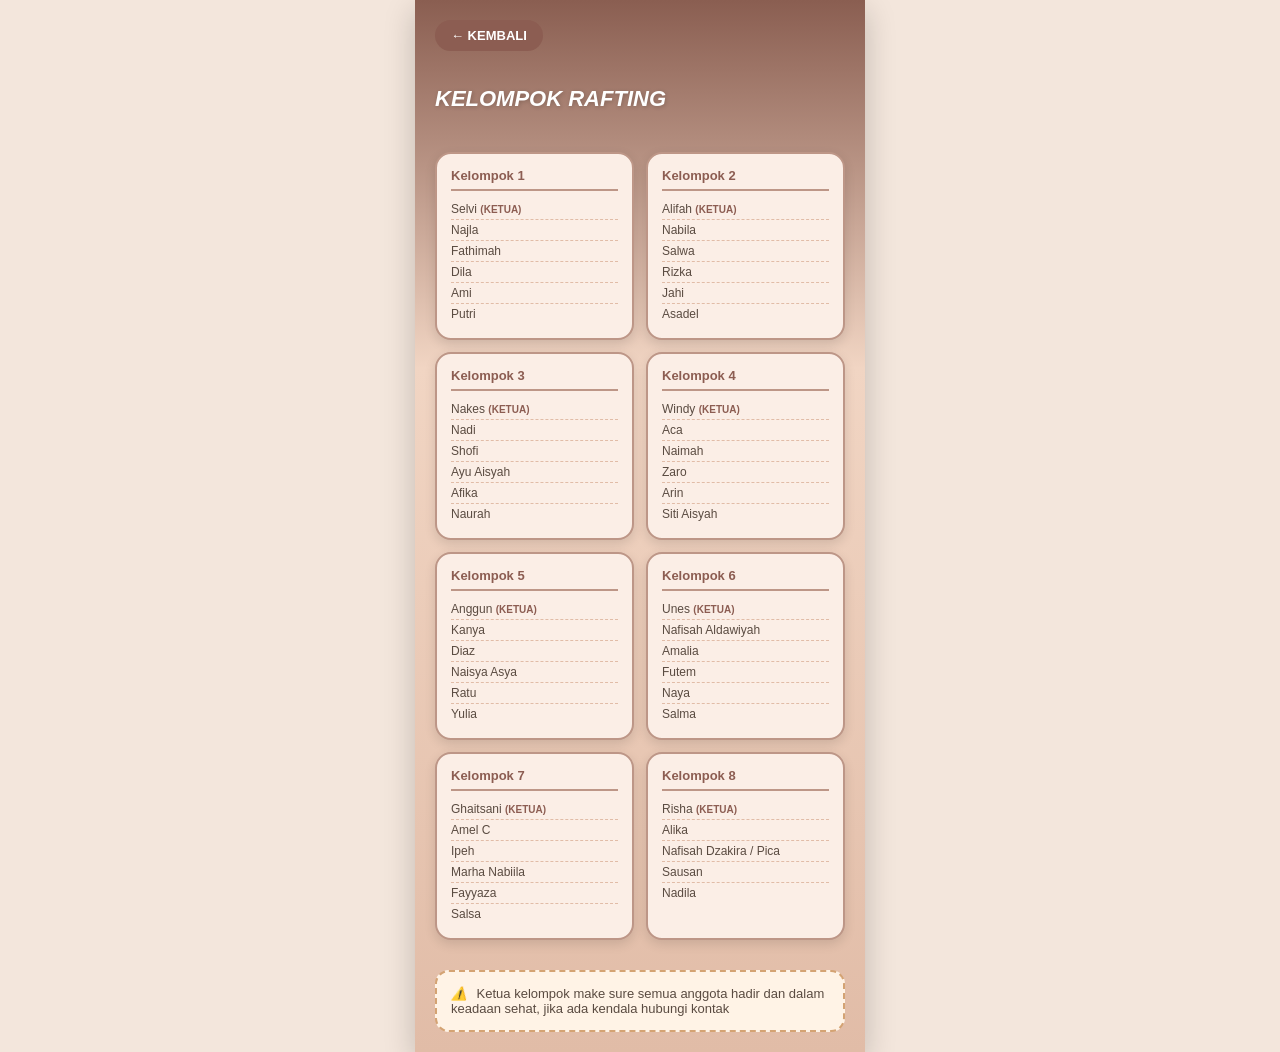
<file: kelompok-rafting.html>
<!DOCTYPE html>
<html lang="id">
<head>
    <meta charset="UTF-8">
    <meta name="viewport" content="width=device-width, initial-scale=1.0">
    <title>Kelompok Rafting - Bogor Adventure</title>
    <link rel="stylesheet" href="style.css">
    <style>
        .kelompok-page { padding: 20px; display: flex; flex-direction: column; gap: 30px; }
        .kelompok-page .back-link { text-decoration: none; color: #fff; font-size: clamp(11px, 3.5vw, 13px); font-weight: bold; background: #8c5d52; padding: 8px 16px; border-radius: 20px; align-self: flex-start; }
        .kelompok-page .kategori-title { font-size: clamp(17px, 6vw, 22px); font-style: italic; color: #fff; text-shadow: 1px 1px 4px rgba(0,0,0,0.2); margin: 5px 0 10px; word-break: break-word; }
        .card-grid { display: grid; grid-template-columns: repeat(auto-fill, minmax(160px, 1fr)); gap: 12px; }
        .group-card { background: #fbeee6; border-radius: 16px; padding: 14px; box-shadow: 0 4px 12px rgba(0,0,0,0.12); border: 2px solid #bd9687; }
        .group-card .card-header { font-weight: bold; color: #8c5d52; font-size: clamp(11px, 3.5vw, 13px); border-bottom: 2px solid #bd9687; padding-bottom: 6px; margin-bottom: 8px; }
        .group-card .member-list { list-style: none; padding: 0; margin: 0; }
        .group-card .member-list li { font-size: clamp(10px, 3vw, 12px); color: #5a4b41; padding: 3px 0; border-bottom: 1px dashed #e1bca7; }
        .group-card .member-list li:last-child { border-bottom: none; }
        .group-card .member-list li .ketua-badge { color: #8c5d52; font-weight: bold; font-size: clamp(8px, 2.5vw, 10px); }
        .group-card .empty-state { font-size: clamp(9px, 2.8vw, 11px); color: #999; font-style: italic; }
        .note-ketua { background: #fff3e6; border-radius: 14px; padding: 14px; border: 2px dashed #d4a373; font-size: clamp(11px, 3vw, 13px); color: #5a4b41; }
        .note-ketua i { color: #8c5d52; margin-right: 6px; }
    </style>
</head>
<body>
    <div class="app-container kelompok-page">
        <a href="index.html" class="back-link">← KEMBALI</a>
        <h2 class="kategori-title">KELOMPOK RAFTING</h2>
        <div class="card-grid" id="cardGrid"></div>
        <div class="note-ketua"><i>⚠️</i> Ketua kelompok make sure semua anggota hadir dan dalam keadaan sehat, jika ada kendala hubungi kontak</div>
    </div>
    <script src="script.js"></script>
    <script>
        const grid = document.getElementById('cardGrid');
        let html = '';
        for (let i = 1; i <= 8; i++) {
            const label = `Kelompok ${i}`;
            const members = memberDatabase.filter(m => m.rafting.includes(label));
            html += `<div class="group-card"><div class="card-header">${label}</div><ul class="member-list">`;
            if (members.length === 0) { html += `<li class="empty-state">Tidak ada anggota</li>`; }
            else { members.forEach(m => { const isKetua = m.rafting.includes('Ketua'); html += `<li>${m.name}${isKetua ? ' <span class="ketua-badge">(KETUA)</span>' : ''}</li>`; }); }
            html += `</ul></div>`;
        }
        grid.innerHTML = html;
    </script>
</body>
</html>
</file>
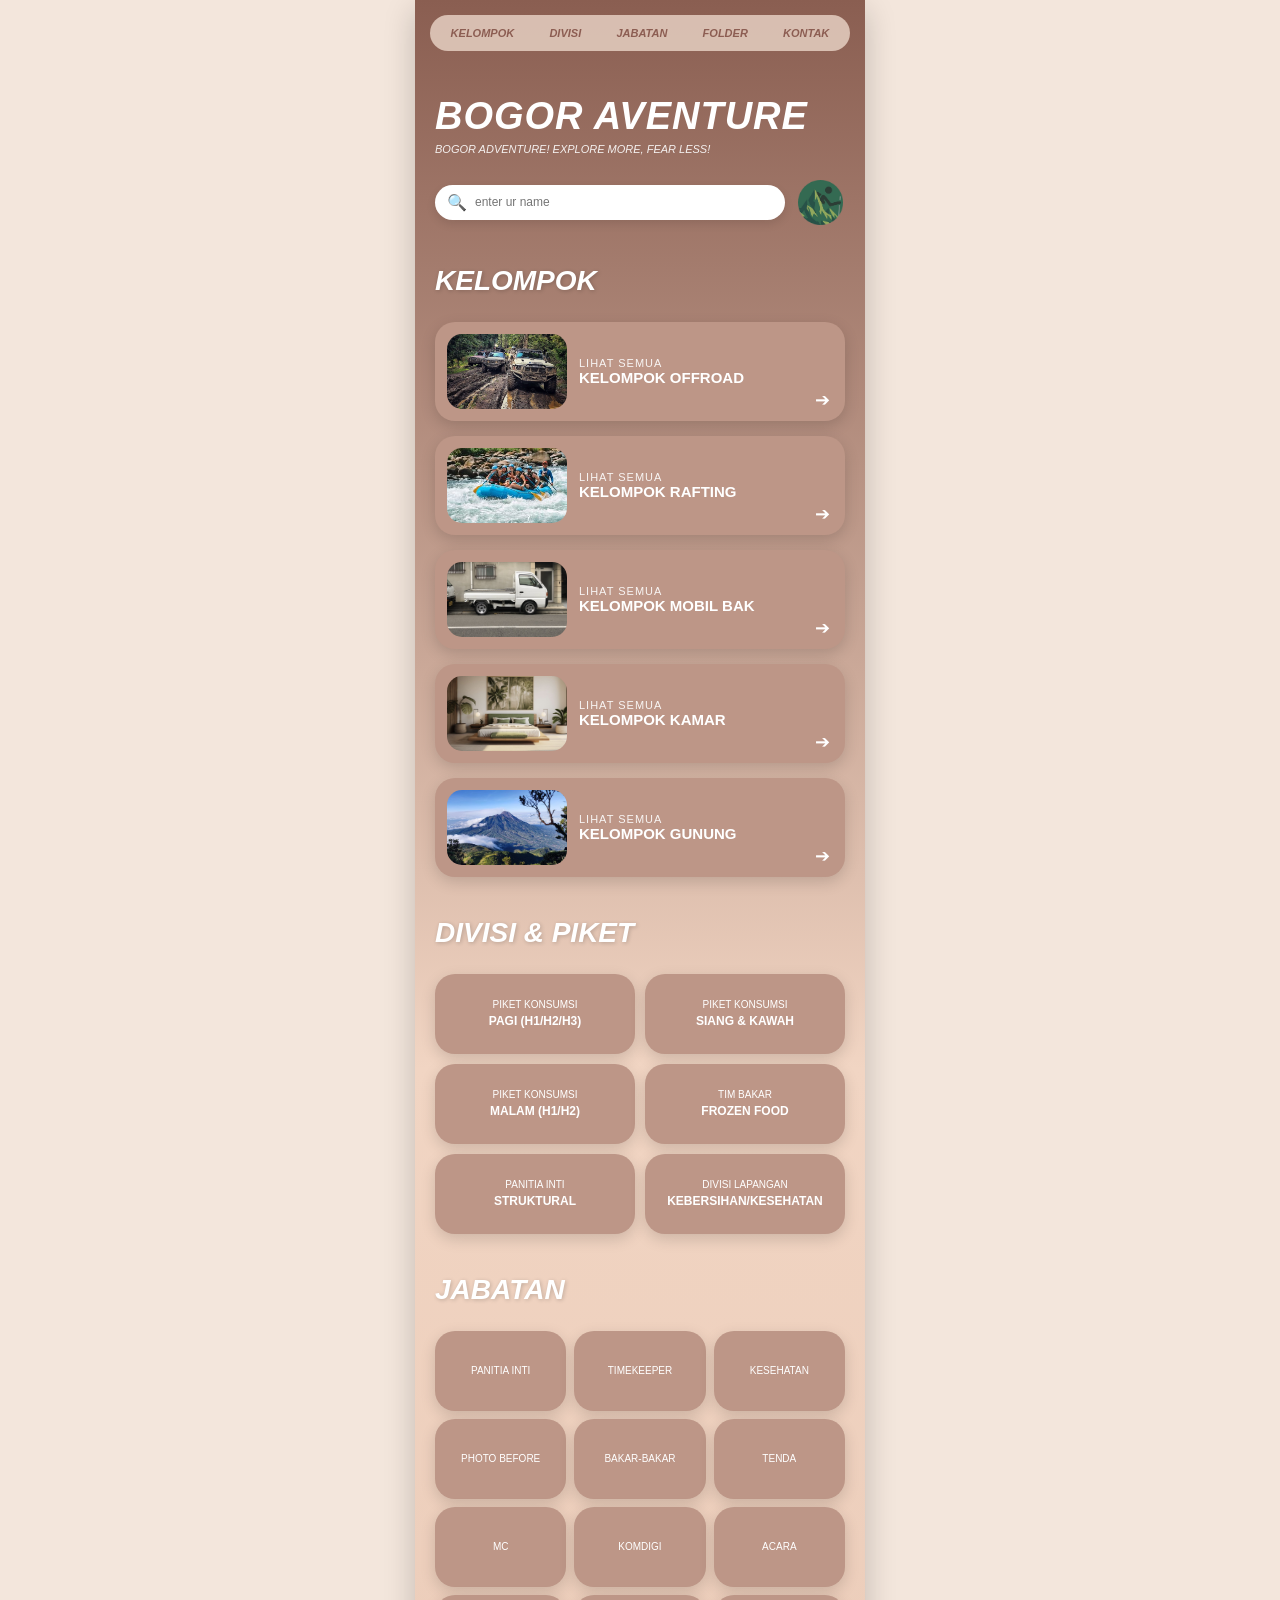
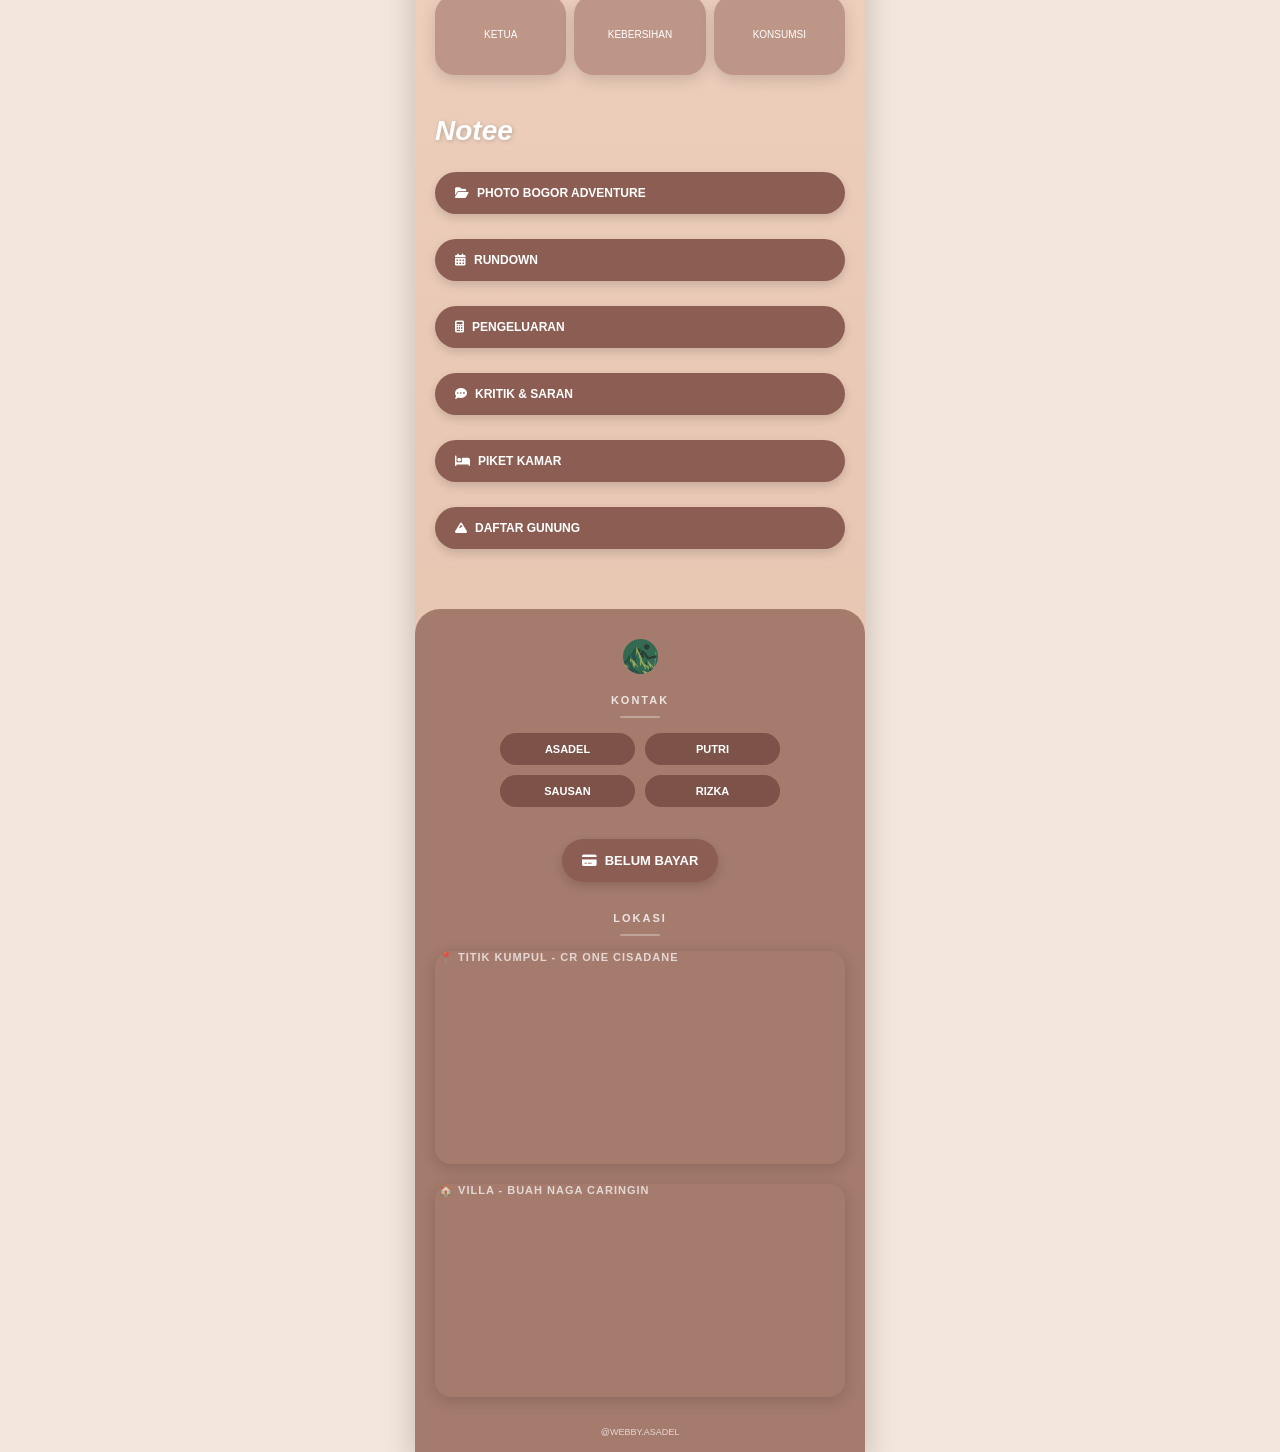
<file: kelompok-saya.html>
<!DOCTYPE html>
<html lang="id">
<head>
    <meta charset="UTF-8">
    <meta name="viewport" content="width=device-width, initial-scale=1.0">
    <title>Kelompok Saya - Bogor Adventure</title>
    <link rel="stylesheet" href="style.css">
    <style>
        .kelompok-page { padding: 20px; display: flex; flex-direction: column; gap: 30px; }
        .kelompok-page .back-link { text-decoration: none; color: #fff; font-size: clamp(11px, 3.5vw, 13px); font-weight: bold; background: #8c5d52; padding: 8px 16px; border-radius: 20px; align-self: flex-start; }
        .kelompok-page .kategori-title { font-size: clamp(17px, 6vw, 22px); font-style: italic; color: #fff; text-shadow: 1px 1px 4px rgba(0,0,0,0.2); margin: 5px 0 10px; word-break: break-word; }
        .kelompok-page .subtitle { font-size: clamp(12px, 4vw, 15px); color: #fbeee6; margin: -15px 0 5px; }
        .card-grid { display: grid; grid-template-columns: repeat(auto-fill, minmax(160px, 1fr)); gap: 12px; }
        .group-card { background: #fbeee6; border-radius: 16px; padding: 14px; box-shadow: 0 4px 12px rgba(0,0,0,0.12); border: 2px solid #bd9687; }
        .group-card .card-header { font-weight: bold; color: #8c5d52; font-size: clamp(11px, 3.5vw, 13px); border-bottom: 2px solid #bd9687; padding-bottom: 6px; margin-bottom: 8px; }
        .group-card .member-list { list-style: none; padding: 0; margin: 0; }
        .group-card .member-list li { font-size: clamp(10px, 3vw, 12px); color: #5a4b41; padding: 3px 0; border-bottom: 1px dashed #e1bca7; }
        .group-card .member-list li:last-child { border-bottom: none; }
        .group-card .member-list li .ketua-badge { color: #8c5d52; font-weight: bold; font-size: clamp(8px, 2.5vw, 10px); }
        .group-card .empty-state { font-size: clamp(9px, 2.8vw, 11px); color: #999; font-style: italic; }
        .section-label { font-size: clamp(13px, 4vw, 16px); font-weight: bold; color: #fff; margin: 5px 0 10px; padding: 6px 14px; background: rgba(255,255,255,0.15); border-radius: 20px; display: inline-block; }
    </style>
</head>
<body>
    <div class="app-container kelompok-page">
        <a href="index.html" class="back-link">← KEMBALI</a>
        <h2 class="kategori-title" id="pageTitle">Kelompok Saya</h2>
        <div class="subtitle" id="pageSubtitle"></div>
        <div id="groupsContainer"></div>
    </div>

    <script src="script.js"></script>
    <script>
        const params = new URLSearchParams(window.location.search);
        const personName = params.get('name');
        if (!personName) { window.location.href = 'index.html'; }

        const person = memberDatabase.find(m => m.name.toLowerCase() === personName.toLowerCase());
        if (!person) { window.location.href = 'index.html'; }

        document.getElementById('pageTitle').textContent = 'KELOMPOK ' + person.name.toUpperCase();
        document.getElementById('pageSubtitle').textContent = 'Anggota kelompok ' + person.name;

        const groups = [
            { key: 'offroad', label: 'Offroad', page: 'kelompok-offroad.html' },
            { key: 'rafting', label: 'Rafting', page: 'kelompok-rafting.html' },
            { key: 'mback', label: 'Mobil Bak', page: 'kelompok-mback.html' },
            { key: 'kamar', label: 'Kamar', page: 'kelompok-kamar.html' },
            { key: 'gunung', label: 'Gunung', page: 'kelompok-gunung.html' },
        ];

        const container = document.getElementById('groupsContainer');
        let html = '';

        groups.forEach(g => {
            const raw = person[g.key];
            if (!raw || raw === '-') return;

            // Parse group label (strip "(Ketua)" etc.)
            let groupLabel = raw.replace(/\s*\(Ketua\)/gi, '').replace(/\(Ketua\)/gi, '').trim();
            // For kamar, it's just "Kamar X"
            // For others, it's "Kelompok X"

            const isKetua = raw.toLowerCase().includes('ketua');

            // Find members in same group
            const members = memberDatabase.filter(m => {
                const val = m[g.key];
                if (!val || val === '-') return false;
                const cleanVal = val.replace(/\s*\(Ketua\)/gi, '').replace(/\(Ketua\)/gi, '').trim();
                return cleanVal === groupLabel;
            });

            html += `<div class="section-label">${g.label.toUpperCase()}</div>`;
            html += `<div class="card-grid">`;
            html += `<div class="group-card">`;
            html += `<div class="card-header">${groupLabel}</div>`;
            html += `<ul class="member-list">`;
            if (members.length === 0) {
                html += `<li class="empty-state">Tidak ada anggota</li>`;
            } else {
                members.forEach(m => {
                    const isMKetua = m[g.key].toLowerCase().includes('ketua');
                    html += `<li>${m.name}${isMKetua ? ' <span class="ketua-badge">(KETUA)</span>' : ''}</li>`;
                });
            }
            html += `</ul></div>`;
            html += `</div>`;
        });

        container.innerHTML = html;
    </script>
</body>
</html>
</file>
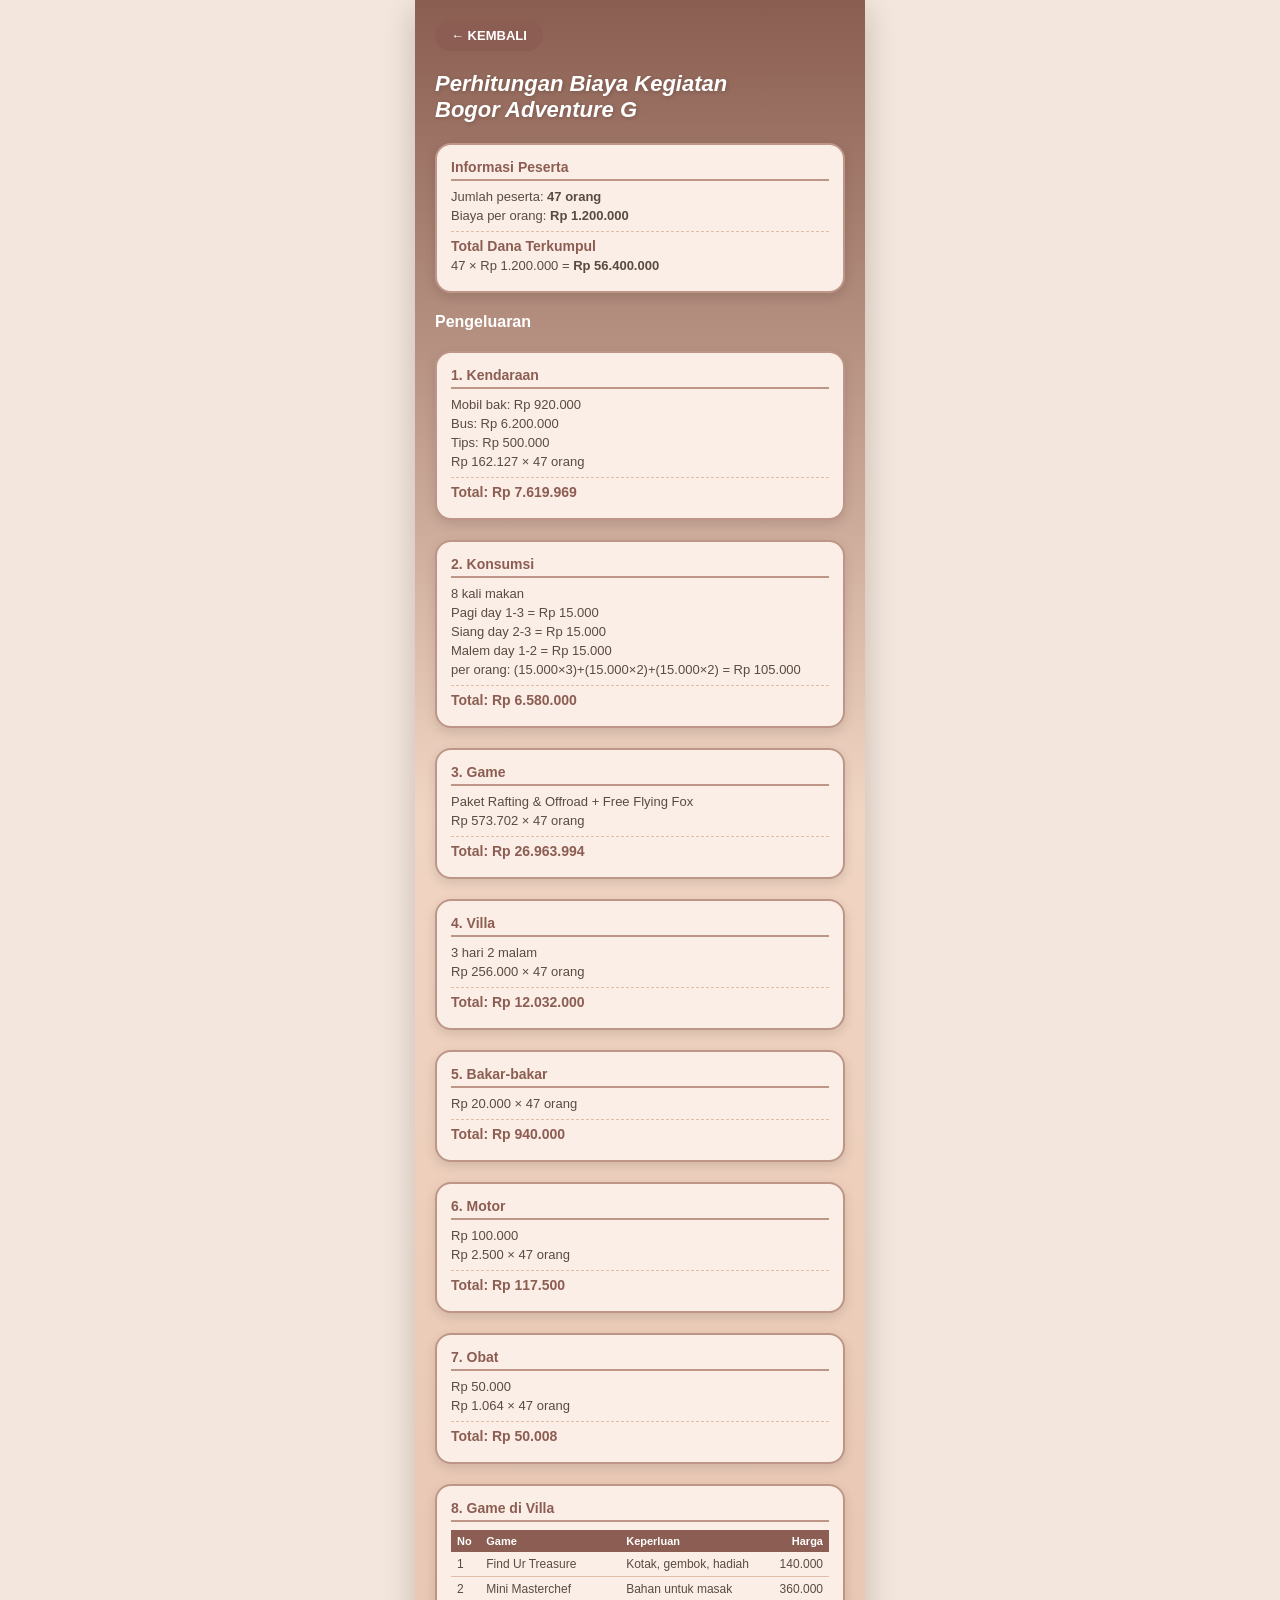
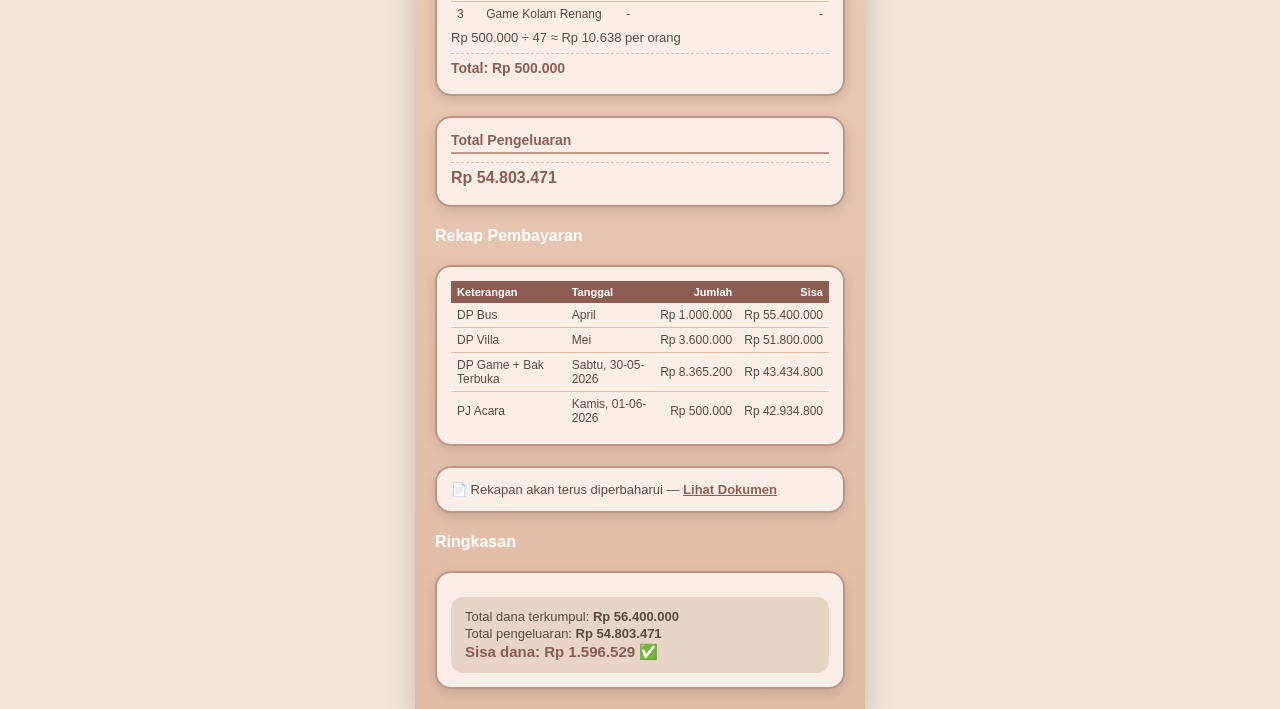
<file: pengeluaran.html>
<!DOCTYPE html>
<html lang="id">
<head>
    <meta charset="UTF-8">
    <meta name="viewport" content="width=device-width, initial-scale=1.0">
    <title>Pengeluaran - Bogor Adventure</title>
    <link rel="stylesheet" href="style.css">
    <style>
        .page-wrap { padding: 20px; display: flex; flex-direction: column; gap: 20px; }
        .page-wrap .back-link { text-decoration: none; color: #fff; font-size: clamp(11px, 3vw, 13px); font-weight: bold; background: #8c5d52; padding: 8px 16px; border-radius: 20px; align-self: flex-start; }
        .page-wrap h2 { font-size: clamp(17px, 5.5vw, 22px); font-style: italic; color: #fff; text-shadow: 1px 1px 4px rgba(0,0,0,0.2); margin: 0; word-break: break-word; }
        .page-wrap h3 { font-size: clamp(13px, 4vw, 16px); color: #fff; margin: 0; }
        .info-card { background: #fbeee6; border-radius: 16px; padding: 14px; box-shadow: 0 4px 12px rgba(0,0,0,0.12); border: 2px solid #bd9687; overflow-x: auto; }
        .info-card h4 { color: #8c5d52; font-size: clamp(12px, 3.5vw, 14px); margin: 0 0 8px; border-bottom: 2px solid #bd9687; padding-bottom: 4px; }
        .info-card p { font-size: clamp(11px, 3vw, 13px); color: #5a4b41; margin: 4px 0; word-break: break-word; }
        .info-card .total-label { font-weight: bold; color: #8c5d52; font-size: clamp(12px, 3.5vw, 14px); margin-top: 8px; padding-top: 6px; border-top: 1px dashed #e1bca7; }
        .info-card table { width: 100%; border-collapse: collapse; font-size: clamp(10px, 2.8vw, 12px); color: #5a4b41; }
        .info-card table th { background: #8c5d52; color: #fff; padding: 5px 6px; text-align: left; font-size: clamp(9px, 2.5vw, 11px); white-space: nowrap; }
        .info-card table td { padding: 5px 6px; border-bottom: 1px solid #e1bca7; }
        .info-card table tr:last-child td { border-bottom: none; }
        .info-card table .num { text-align: right; white-space: nowrap; }
        .highlight { background: #e8d5c8; border-radius: 12px; padding: 10px 14px; margin-top: 10px; }
        .highlight p { margin: 2px 0; }
        .highlight .big { font-size: clamp(12px, 4vw, 15px); font-weight: bold; color: #8c5d52; }
        .check { color: #2b5c43; font-weight: bold; }
    </style>
</head>
<body>
    <div class="app-container page-wrap">
        <a href="index.html" class="back-link">← KEMBALI</a>

        <h2>Perhitungan Biaya Kegiatan<br>Bogor Adventure G</h2>

        <div class="info-card">
            <h4>Informasi Peserta</h4>
            <p>Jumlah peserta: <b>47 orang</b></p>
            <p>Biaya per orang: <b>Rp 1.200.000</b></p>
            <p class="total-label">Total Dana Terkumpul</p>
            <p>47 × Rp 1.200.000 = <b>Rp 56.400.000</b></p>
        </div>

        <h3>Pengeluaran</h3>

        <div class="info-card">
            <h4>1. Kendaraan</h4>
            <p>Mobil bak: Rp 920.000</p>
            <p>Bus: Rp 6.200.000</p>
            <p>Tips: Rp 500.000</p>
            <p>Rp 162.127 × 47 orang</p>
            <p class="total-label">Total: Rp 7.619.969</p>
        </div>

        <div class="info-card">
            <h4>2. Konsumsi</h4>
            <p>8 kali makan</p>
            <p>Pagi day 1-3 = Rp 15.000</p>
            <p>Siang day 2-3 = Rp 15.000</p>
            <p>Malem day 1-2 = Rp 15.000</p>
            <p>per orang: (15.000×3)+(15.000×2)+(15.000×2) = Rp 105.000</p>
            <p class="total-label">Total: Rp 6.580.000</p>
        </div>

        <div class="info-card">
            <h4>3. Game</h4>
            <p>Paket Rafting & Offroad + Free Flying Fox</p>
            <p>Rp 573.702 × 47 orang</p>
            <p class="total-label">Total: Rp 26.963.994</p>
        </div>

        <div class="info-card">
            <h4>4. Villa</h4>
            <p>3 hari 2 malam</p>
            <p>Rp 256.000 × 47 orang</p>
            <p class="total-label">Total: Rp 12.032.000</p>
        </div>

        <div class="info-card">
            <h4>5. Bakar-bakar</h4>
            <p>Rp 20.000 × 47 orang</p>
            <p class="total-label">Total: Rp 940.000</p>
        </div>

        <div class="info-card">
            <h4>6. Motor</h4>
            <p>Rp 100.000</p>
            <p>Rp 2.500 × 47 orang</p>
            <p class="total-label">Total: Rp 117.500</p>
        </div>

        <div class="info-card">
            <h4>7. Obat</h4>
            <p>Rp 50.000</p>
            <p>Rp 1.064 × 47 orang</p>
            <p class="total-label">Total: Rp 50.008</p>
        </div>

        <div class="info-card">
            <h4>8. Game di Villa</h4>
            <div class="table-wrap"><table>
                <thead>
                    <tr>
                        <th>No</th>
                        <th>Game</th>
                        <th>Keperluan</th>
                        <th class="num">Harga</th>
                    </tr>
                </thead>
                <tbody>
                    <tr>
                        <td>1</td>
                        <td>Find Ur Treasure</td>
                        <td>Kotak, gembok, hadiah</td>
                        <td class="num">140.000</td>
                    </tr>
                    <tr>
                        <td>2</td>
                        <td>Mini Masterchef</td>
                        <td>Bahan untuk masak</td>
                        <td class="num">360.000</td>
                    </tr>
                    <tr>
                        <td>3</td>
                        <td>Game Kolam Renang</td>
                        <td>-</td>
                        <td class="num">-</td>
                    </tr>
                </tbody>
            </table></div>
            <p>Rp 500.000 ÷ 47 ≈ Rp 10.638 per orang</p>
            <p class="total-label">Total: Rp 500.000</p>
        </div>

        <div class="info-card">
            <h4>Total Pengeluaran</h4>
            <p class="total-label" style="font-size:16px;">Rp 54.803.471</p>
        </div>

        <h3>Rekap Pembayaran</h3>

        <div class="info-card">
            <div class="table-wrap"><table>
                <thead>
                    <tr>
                        <th>Keterangan</th>
                        <th>Tanggal</th>
                        <th class="num">Jumlah</th>
                        <th class="num">Sisa</th>
                    </tr>
                </thead>
                <tbody>
                    <tr>
                        <td>DP Bus</td>
                        <td>April</td>
                        <td class="num">Rp 1.000.000</td>
                        <td class="num">Rp 55.400.000</td>
                    </tr>
                    <tr>
                        <td>DP Villa</td>
                        <td>Mei</td>
                        <td class="num">Rp 3.600.000</td>
                        <td class="num">Rp 51.800.000</td>
                    </tr>
                    <tr>
                        <td>DP Game + Bak Terbuka</td>
                        <td>Sabtu, 30-05-2026</td>
                        <td class="num">Rp 8.365.200</td>
                        <td class="num">Rp 43.434.800</td>
                    </tr>
                    <tr>
                        <td>PJ Acara</td>
                        <td>Kamis, 01-06-2026</td>
                        <td class="num">Rp 500.000</td>
                        <td class="num">Rp 42.934.800</td>
                    </tr>
                </tbody>
            </table></div>
        </div>

        <div class="info-card" style="text-align:left;">
            <p style="font-size:clamp(11px,3vw,13px);color:#5a4b41;margin:0;">
                📄 Rekapan akan terus diperbaharui — 
                <a href="https://docs.google.com/document/d/1oocTrccZSy4AfTuLwEk_dVSxyPbSQTtLsGsP-e4TFDM/edit?usp=sharing" target="_blank" style="color:#8c5d52;font-weight:bold;">Lihat Dokumen</a>
            </p>
        </div>

        <h3>Ringkasan</h3>

        <div class="info-card">
            <div class="highlight">
                <p>Total dana terkumpul: <b>Rp 56.400.000</b></p>
                <p>Total pengeluaran: <b>Rp 54.803.471</b></p>
                <p class="big">Sisa dana: Rp 1.596.529 <span class="check">✅</span></p>
            </div>
        </div>
    </div>
</body>
</html>
</file>
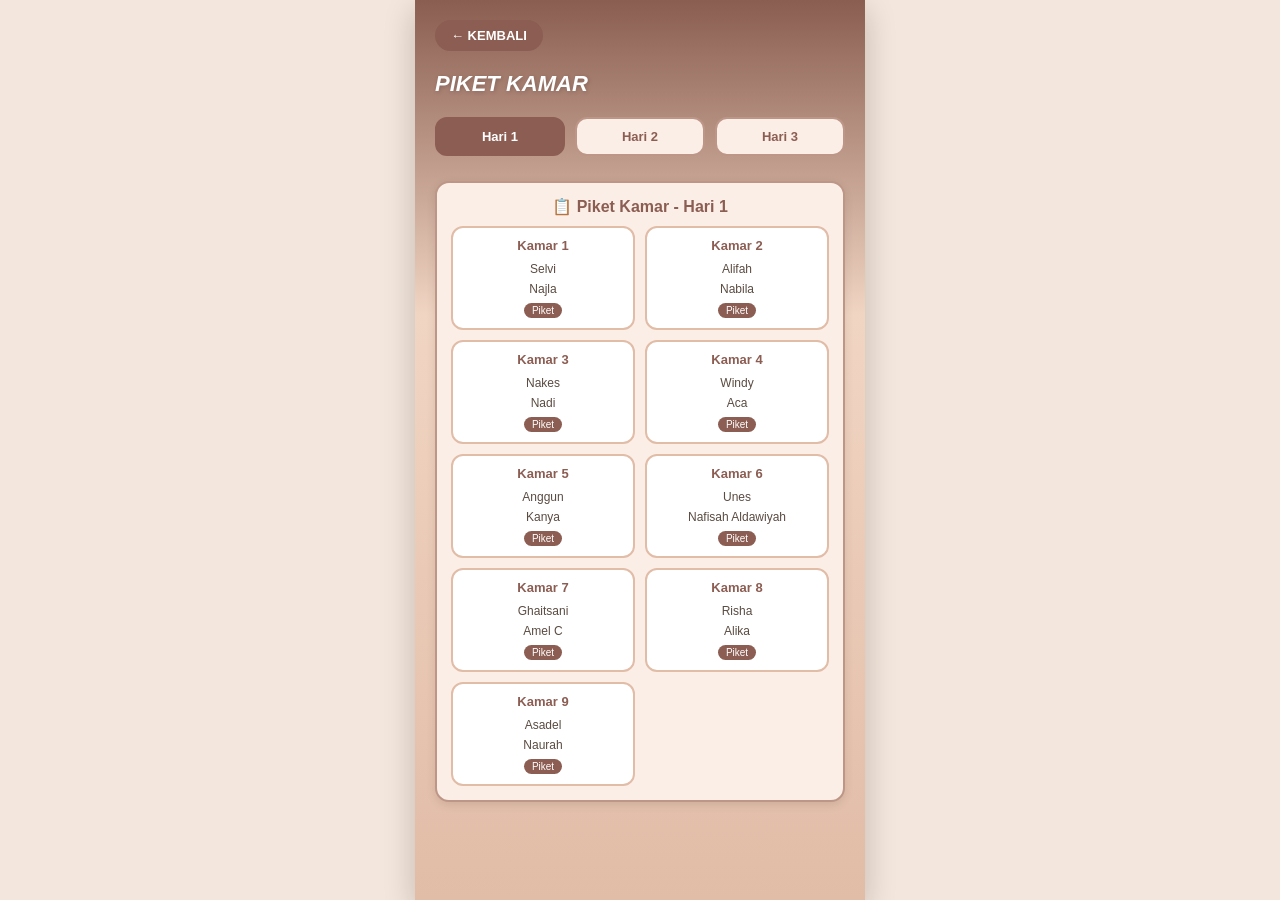
<file: piket-kamar.html>
<!DOCTYPE html>
<html lang="id">
<head>
    <meta charset="UTF-8">
    <meta name="viewport" content="width=device-width, initial-scale=1.0">
    <title>Piket Kamar - Bogor Adventure</title>
    <link rel="stylesheet" href="style.css">
    <link rel="stylesheet" href="https://cdnjs.cloudflare.com/ajax/libs/font-awesome/6.5.1/css/all.min.css">
    <style>
        .page-wrap { padding: 20px; display: flex; flex-direction: column; gap: 20px; }
        .page-wrap .back-link { text-decoration: none; color: #fff; font-size: clamp(11px, 3vw, 13px); font-weight: bold; background: #8c5d52; padding: 8px 16px; border-radius: 20px; align-self: flex-start; }
        .page-wrap h2 { font-size: clamp(17px, 5.5vw, 22px); font-style: italic; color: #fff; text-shadow: 1px 1px 4px rgba(0,0,0,0.2); margin: 0; word-break: break-word; }
        .tab-bar { display: flex; gap: 10px; margin-bottom: 5px; }
        .tab-btn { flex: 1; padding: 10px; border: 2px solid #bd9687; border-radius: 12px; background: #fbeee6; color: #8c5d52; font-weight: bold; font-size: clamp(11px, 3vw, 13px); cursor: pointer; text-align: center; transition: all 0.2s; }
        .tab-btn.active { background: #8c5d52; color: #fff; border-color: #8c5d52; }
        .tab-content { display: none; }
        .tab-content.active { display: block; }
        .card { background: #fbeee6; border-radius: 14px; padding: 14px; box-shadow: 0 3px 10px rgba(0,0,0,0.1); border: 2px solid #bd9687; }
        .card h3 { font-size: clamp(13px, 4vw, 16px); color: #8c5d52; margin-bottom: 10px; text-align: center; }
        .piket-grid { display: grid; grid-template-columns: repeat(auto-fill, minmax(140px, 1fr)); gap: 10px; }
        .room-card { background: #fff; border-radius: 12px; padding: 10px; border: 2px solid #e1bca7; text-align: center; }
        .room-card .room-label { font-weight: bold; color: #8c5d52; font-size: clamp(11px, 3vw, 13px); margin-bottom: 6px; }
        .room-card .name { font-size: clamp(10px, 2.8vw, 12px); color: #5a4b41; padding: 3px 0; }
        .room-card .piket-badge { background: #8c5d52; color: #fff; font-size: clamp(9px, 2.5vw, 10px); padding: 2px 8px; border-radius: 8px; margin-top: 4px; display: inline-block; }
    </style>
</head>
<body>
    <div class="app-container page-wrap">
        <a href="index.html" class="back-link">← KEMBALI</a>
        <h2>PIKET KAMAR</h2>

        <div class="tab-bar">
            <button class="tab-btn active" onclick="switchTab('hari1')">Hari 1</button>
            <button class="tab-btn" onclick="switchTab('hari2')">Hari 2</button>
            <button class="tab-btn" onclick="switchTab('hari3')">Hari 3</button>
        </div>

        <div id="hari1" class="tab-content active">
            <div class="card">
                <h3>📋 Piket Kamar - Hari 1</h3>
                <div class="piket-grid">
                    <div class="room-card"><div class="room-label">Kamar 1</div><div class="name">Selvi</div><div class="name">Najla</div><div class="piket-badge">Piket</div></div>
                    <div class="room-card"><div class="room-label">Kamar 2</div><div class="name">Alifah</div><div class="name">Nabila</div><div class="piket-badge">Piket</div></div>
                    <div class="room-card"><div class="room-label">Kamar 3</div><div class="name">Nakes</div><div class="name">Nadi</div><div class="piket-badge">Piket</div></div>
                    <div class="room-card"><div class="room-label">Kamar 4</div><div class="name">Windy</div><div class="name">Aca</div><div class="piket-badge">Piket</div></div>
                    <div class="room-card"><div class="room-label">Kamar 5</div><div class="name">Anggun</div><div class="name">Kanya</div><div class="piket-badge">Piket</div></div>
                    <div class="room-card"><div class="room-label">Kamar 6</div><div class="name">Unes</div><div class="name">Nafisah Aldawiyah</div><div class="piket-badge">Piket</div></div>
                    <div class="room-card"><div class="room-label">Kamar 7</div><div class="name">Ghaitsani</div><div class="name">Amel C</div><div class="piket-badge">Piket</div></div>
                    <div class="room-card"><div class="room-label">Kamar 8</div><div class="name">Risha</div><div class="name">Alika</div><div class="piket-badge">Piket</div></div>
                    <div class="room-card"><div class="room-label">Kamar 9</div><div class="name">Asadel</div><div class="name">Naurah</div><div class="piket-badge">Piket</div></div>
                </div>
            </div>
        </div>

        <div id="hari2" class="tab-content">
            <div class="card">
                <h3>📋 Piket Kamar - Hari 2</h3>
                <div class="piket-grid">
                    <div class="room-card"><div class="room-label">Kamar 1</div><div class="name">Fathimah</div><div class="name">Dila</div><div class="piket-badge">Piket</div></div>
                    <div class="room-card"><div class="room-label">Kamar 2</div><div class="name">Salwa</div><div class="name">Rizka</div><div class="piket-badge">Piket</div></div>
                    <div class="room-card"><div class="room-label">Kamar 3</div><div class="name">Shofi</div><div class="name">Ayu Aisyah</div><div class="piket-badge">Piket</div></div>
                    <div class="room-card"><div class="room-label">Kamar 4</div><div class="name">Naimah</div><div class="name">Zaro</div><div class="piket-badge">Piket</div></div>
                    <div class="room-card"><div class="room-label">Kamar 5</div><div class="name">Diaz</div><div class="name">Naisya Asya</div><div class="piket-badge">Piket</div></div>
                    <div class="room-card"><div class="room-label">Kamar 6</div><div class="name">Amalia</div><div class="name">Futem</div><div class="piket-badge">Piket</div></div>
                    <div class="room-card"><div class="room-label">Kamar 7</div><div class="name">Ipeh</div><div class="name">Marha Nabiila</div><div class="piket-badge">Piket</div></div>
                    <div class="room-card"><div class="room-label">Kamar 8</div><div class="name">Nafisah Dzakira / Pica</div><div class="name">Sausan</div><div class="piket-badge">Piket</div></div>
                    <div class="room-card"><div class="room-label">Kamar 9</div><div class="name">Siti Aisyah</div><div class="name">Yulia</div><div class="piket-badge">Piket</div></div>
                </div>
            </div>
        </div>

        <div id="hari3" class="tab-content">
            <div class="card">
                <h3>📋 Piket Kamar - Hari 3</h3>
                <div class="piket-grid">
                    <div class="room-card"><div class="room-label">Kamar 1</div><div class="name">Ami</div><div class="piket-badge">Piket</div></div>
                    <div class="room-card"><div class="room-label">Kamar 2</div><div class="name">Jahi</div><div class="piket-badge">Piket</div></div>
                    <div class="room-card"><div class="room-label">Kamar 3</div><div class="name">Afika</div><div class="piket-badge">Piket</div></div>
                    <div class="room-card"><div class="room-label">Kamar 4</div><div class="name">Arin</div><div class="piket-badge">Piket</div></div>
                    <div class="room-card"><div class="room-label">Kamar 5</div><div class="name">Ratu</div><div class="piket-badge">Piket</div></div>
                    <div class="room-card"><div class="room-label">Kamar 6</div><div class="name">Naya</div><div class="piket-badge">Piket</div></div>
                    <div class="room-card"><div class="room-label">Kamar 7</div><div class="name">Fayyaza</div><div class="piket-badge">Piket</div></div>
                    <div class="room-card"><div class="room-label">Kamar 8</div><div class="name">Nadila</div><div class="name">Putri</div><div class="piket-badge">Piket</div></div>
                    <div class="room-card"><div class="room-label">Kamar 9</div><div class="name">Salma</div><div class="name">Salsa</div><div class="piket-badge">Piket</div></div>
                </div>
            </div>
        </div>
    </div>

    <script>
        function switchTab(tab) {
            document.querySelectorAll('.tab-content').forEach(el => el.classList.remove('active'));
            document.querySelectorAll('.tab-btn').forEach(el => el.classList.remove('active'));
            document.getElementById(tab).classList.add('active');
            document.querySelector('.tab-btn[onclick*="' + tab + '"]').classList.add('active');
        }
    </script>
</body>
</html>
</file>
<file: style.css>
* {
    box-sizing: border-box;
    margin: 0;
    padding: 0;
    font-family: 'Segoe UI', Tahoma, Geneva, Verdana, sans-serif;
}

html {
    -webkit-text-size-adjust: 100%;
}

body {
    background-color: #f3e6dc;
    display: flex;
    justify-content: center;
    align-items: flex-start;
    min-height: 100vh;
    min-height: 100dvh;
    color: #4a3b32;
    overflow-x: hidden;
}

.app-container {
    width: 100%;
    max-width: 450px;
    background: linear-gradient(180deg, #8a5e51 0%, #f1d5c3 35%, #e1bca7 100%);
    min-height: 100vh;
    min-height: 100dvh;
    box-shadow: 0 10px 30px rgba(0,0,0,0.2);
    display: flex;
    flex-direction: column;
    overflow-x: hidden;
}

.top-nav {
    background-color: rgba(235, 214, 201, 0.8);
    display: flex;
    justify-content: space-around;
    padding: 12px 5px;
    margin: 15px;
    border-radius: 25px;
    flex-wrap: wrap;
    gap: 4px;
}

.top-nav a {
    text-decoration: none;
    color: #8c5d52;
    font-size: clamp(9px, 2.8vw, 11px);
    font-weight: bold;
    font-style: italic;
    white-space: nowrap;
}

.main-header {
    padding: 30px 20px 10px;
    color: #ffffff;
}

.main-title {
    font-size: clamp(26px, 8vw, 38px);
    font-style: italic;
    font-weight: 800;
    letter-spacing: 1px;
    line-height: 1.1;
    word-break: break-word;
}

.subtitle {
    font-size: clamp(9px, 2.6vw, 11px);
    font-style: italic;
    opacity: 0.9;
    margin-top: 5px;
    margin-bottom: 25px;
}

.search-profile-row {
    display: flex;
    align-items: center;
    justify-content: space-between;
    gap: 10px;
}

.search-box {
    background: #ffffff;
    border-radius: 20px;
    display: flex;
    align-items: center;
    padding: 8px 12px;
    flex: 1;
    min-width: 0;
    box-shadow: 0 4px 10px rgba(0,0,0,0.1);
}

.search-box input {
    border: none;
    outline: none;
    width: 100%;
    margin-left: 8px;
    font-size: clamp(10px, 2.8vw, 12px);
    color: #4a3b32;
    min-width: 0;
}

.logo-circle {
    width: 50px;
    flex-shrink: 0;
    display: flex;
    align-items: center;
    justify-content: center;
}

.logo-circle img {
    width: 45px;
    max-width: 100%;
    height: auto;
}

.content-wrapper {
    padding: 20px;
    display: flex;
    flex-direction: column;
    gap: 30px;
}

.section-container {
    display: flex;
    flex-direction: column;
    gap: 15px;
}

.text-center {
    text-align: center;
}

.section-title-large {
    font-size: clamp(20px, 6vw, 28px);
    font-style: italic;
    color: #ffffff;
    text-shadow: 1px 1px 4px rgba(0,0,0,0.2);
    margin: 10px 0;
    text-align: left;
}

.clickable-card {
    cursor: pointer;
    transition: transform 0.2s, background-color 0.2s;
    -webkit-tap-highlight-color: transparent;
}

.clickable-card:active {
    transform: scale(0.97);
    filter: brightness(0.9);
}

.card-wide {
    background-color: #bd9687;
    border-radius: 20px;
    padding: 12px;
    display: flex;
    align-items: center;
    box-shadow: 0 5px 15px rgba(0,0,0,0.15);
    position: relative;
    gap: 12px;
}

.card-wide img {
    width: clamp(80px, 25vw, 120px);
    height: clamp(50px, 16vw, 75px);
    object-fit: cover;
    border-radius: 15px;
    flex-shrink: 0;
}

.card-text {
    color: #ffffff;
    min-width: 0;
}

.card-text h3 {
    font-size: clamp(9px, 2.5vw, 11px);
    font-weight: normal;
    letter-spacing: 1px;
    opacity: 0.9;
}

.card-text h2 {
    font-size: clamp(12px, 3.5vw, 15px);
    font-weight: bold;
    word-break: break-word;
}

.arrow-btn {
    position: absolute;
    right: 15px;
    bottom: 10px;
    color: #ffffff;
    font-size: clamp(14px, 4vw, 18px);
}

.grid-2x3 {
    display: grid;
    grid-template-columns: repeat(2, 1fr);
    gap: 10px;
}

.card-square {
    background-color: #bd9687;
    color: #ffffff;
    border-radius: 20px;
    min-height: 80px;
    height: auto;
    display: flex;
    flex-direction: column;
    justify-content: center;
    align-items: center;
    font-size: clamp(8px, 2.5vw, 10px);
    text-align: center;
    box-shadow: 0 5px 15px rgba(0,0,0,0.15);
    padding: 10px 6px;
}

.card-square b {
    font-size: clamp(10px, 3vw, 12px);
    margin-top: 4px;
}

.grid-jabatan {
    display: grid;
    grid-template-columns: repeat(3, 1fr);
    gap: 8px;
}

.hidden {
    display: none !important;
}

.btn-pill {
    background-color: #8c5d52;
    color: white;
    padding: 14px 20px;
    border-radius: 25px;
    text-align: center;
    font-size: clamp(10px, 3vw, 12px);
    font-weight: bold;
    box-shadow: 0 4px 10px rgba(0,0,0,0.15);
    display: flex;
    align-items: center;
    justify-content: center;
    gap: 8px;
    margin-bottom: 10px;
    word-break: break-word;
}

.footer-panel {
    background-color: #a47b6d;
    border-radius: 25px 25px 0 0;
    margin: 20px -20px -20px -20px;
    padding: 30px 20px 15px 20px;
    display: flex;
    flex-direction: column;
    align-items: center;
    gap: 20px;
}

.footer-section-title {
    color: rgba(255,255,255,0.8);
    font-size: clamp(9px, 2.5vw, 11px);
    font-weight: bold;
    letter-spacing: 2px;
    text-transform: uppercase;
    margin-bottom: -10px;
}

.footer-divider {
    width: 40px;
    height: 2px;
    background: rgba(255,255,255,0.3);
    border-radius: 2px;
    margin-bottom: -5px;
}

.footer-map {
    width: 100%;
    border-radius: 16px;
    overflow: hidden;
    box-shadow: 0 4px 15px rgba(0,0,0,0.15);
}

.footer-map iframe {
    display: block;
    width: 100%;
    height: 200px;
    border: 0;
}

.map-label {
    font-size: clamp(9px, 2.5vw, 11px);
    color: rgba(255,255,255,0.7);
    font-weight: bold;
    letter-spacing: 1px;
    text-align: left;
    width: 100%;
    padding-left: 4px;
}

.logo-circle.micro {
    width: 40px;
    flex-shrink: 0;
}

.logo-circle.micro img {
    width: 35px;
    max-width: 100%;
    height: auto;
}

.grid-2x2 {
    display: grid;
    grid-template-columns: repeat(2, 1fr);
    gap: 10px;
    width: 100%;
    max-width: 280px;
}

.btn-small-pill {
    background-color: #7d5248;
    color: white;
    padding: 10px;
    border-radius: 20px;
    text-align: center;
    font-size: clamp(9px, 2.8vw, 11px);
    font-weight: bold;
}

.credits {
    font-size: 9px;
    color: rgba(255, 255, 255, 0.7);
    margin-top: 10px;
}

/* SEARCH MODAL POP-UP VIEW */
.modal {
    display: none; 
    position: fixed; 
    z-index: 999; 
    left: 0;
    top: 0;
    width: 100%; 
    height: 100%; 
    height: 100dvh;
    background-color: rgba(0,0,0,0.5);
    align-items: center;
    justify-content: center;
    padding: 10px;
}

.modal-content {
    background-color: #fbeee6;
    padding: 20px;
    border-radius: 20px;
    width: 90%;
    max-width: 350px;
    max-height: 80vh;
    max-height: 80dvh;
    overflow-y: auto;
    box-shadow: 0 5px 25px rgba(0,0,0,0.3);
    color: #4a3b32;
    position: relative;
}

.modal-content h2 {
    margin-bottom: 15px;
    color: #8c5d52;
    font-size: clamp(16px, 5vw, 20px);
    word-break: break-word;
    text-align: center;
}

.modal-content hr {
    border: 0;
    height: 1px;
    background: #bd9687;
    margin-bottom: 15px;
}

.modal-field {
    background: #fff;
    border-radius: 12px;
    padding: 10px 14px;
    margin-bottom: 8px;
    border: 1px solid #e1bca7;
    display: flex;
    justify-content: space-between;
    align-items: center;
    gap: 8px;
}

.modal-field .field-label {
    font-size: clamp(9px, 2.5vw, 11px);
    color: #8c5d52;
    font-weight: bold;
    flex-shrink: 0;
}

.modal-field .field-value {
    font-size: clamp(10px, 2.8vw, 12px);
    color: #5a4b41;
    text-align: right;
    font-weight: 600;
}

.close-modal {
    position: absolute;
    right: 12px;
    top: 8px;
    font-size: 22px;
    font-weight: bold;
    cursor: pointer;
    color: #8c5d52;
    padding: 4px 8px;
    line-height: 1;
}

/* table scroll for small screens */
.table-wrap {
    overflow-x: auto;
    -webkit-overflow-scrolling: touch;
}

.table-wrap table {
    min-width: 300px;
}
</file>
